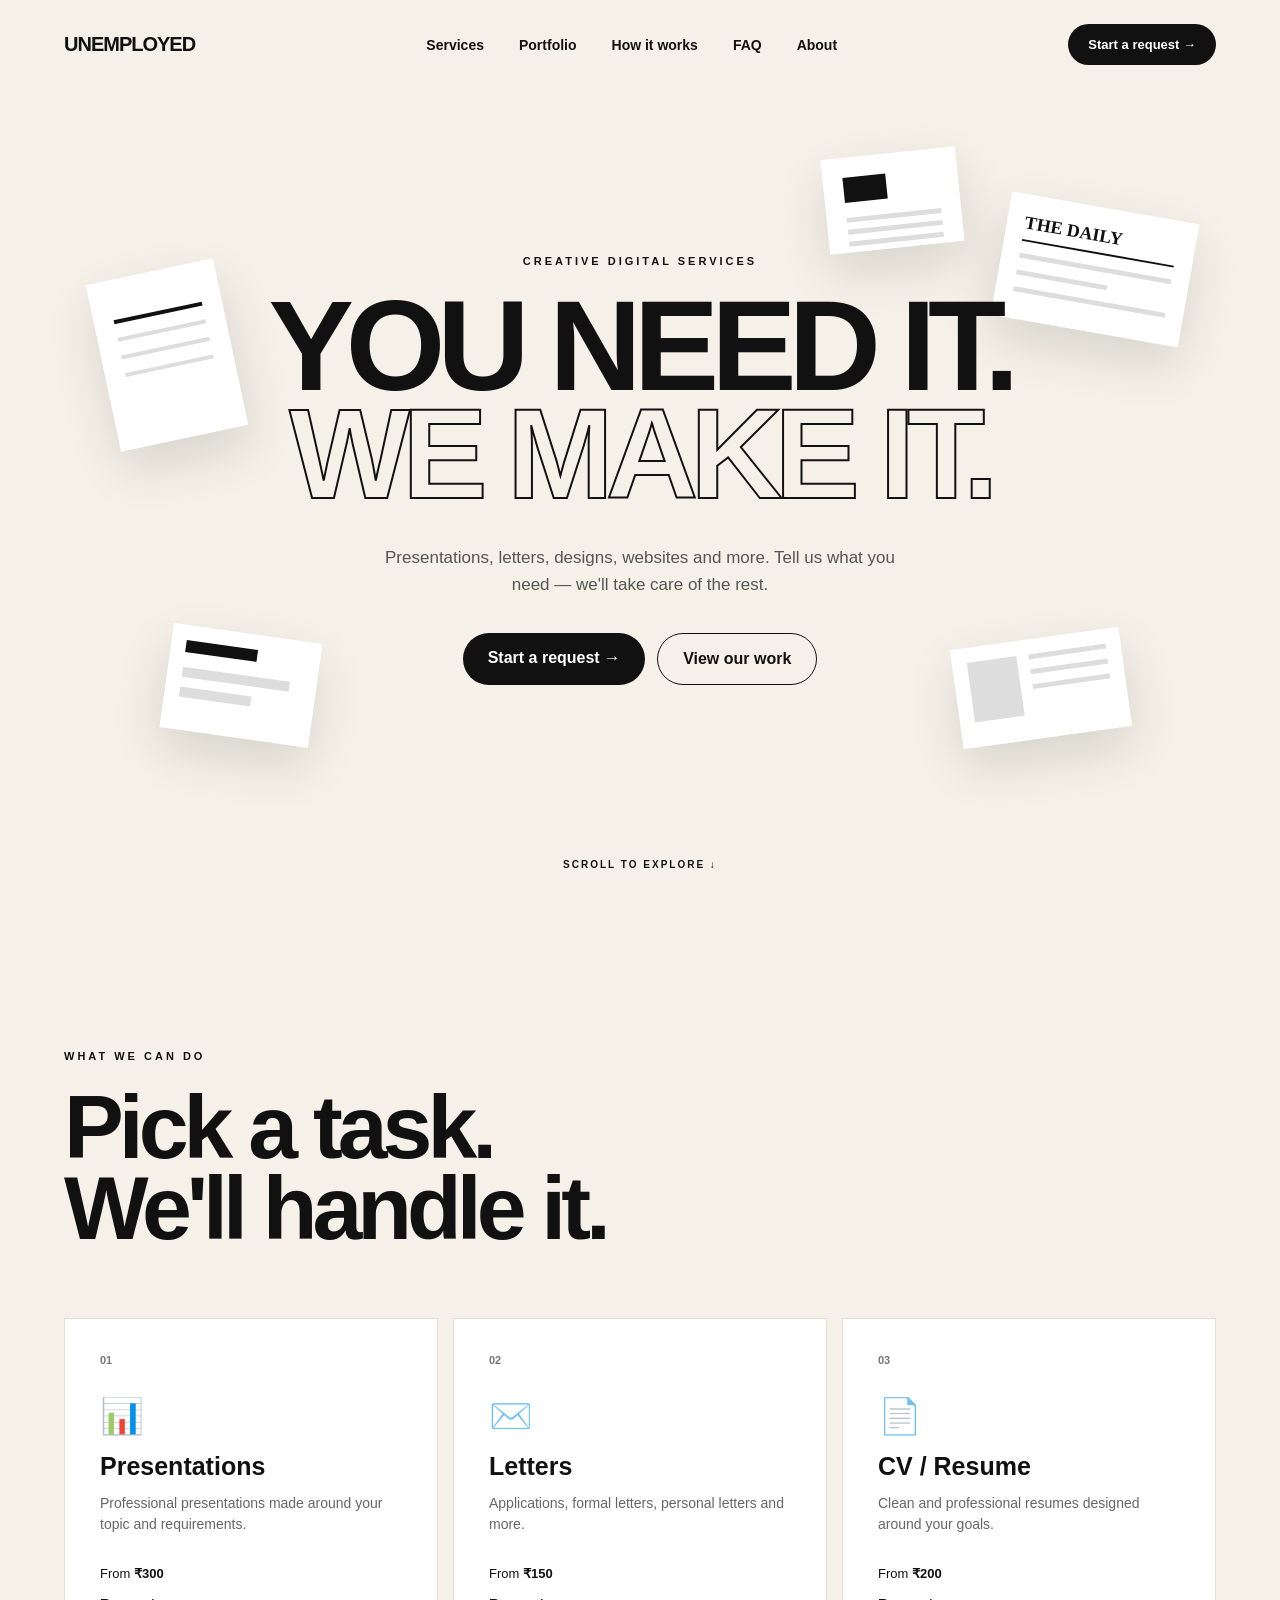
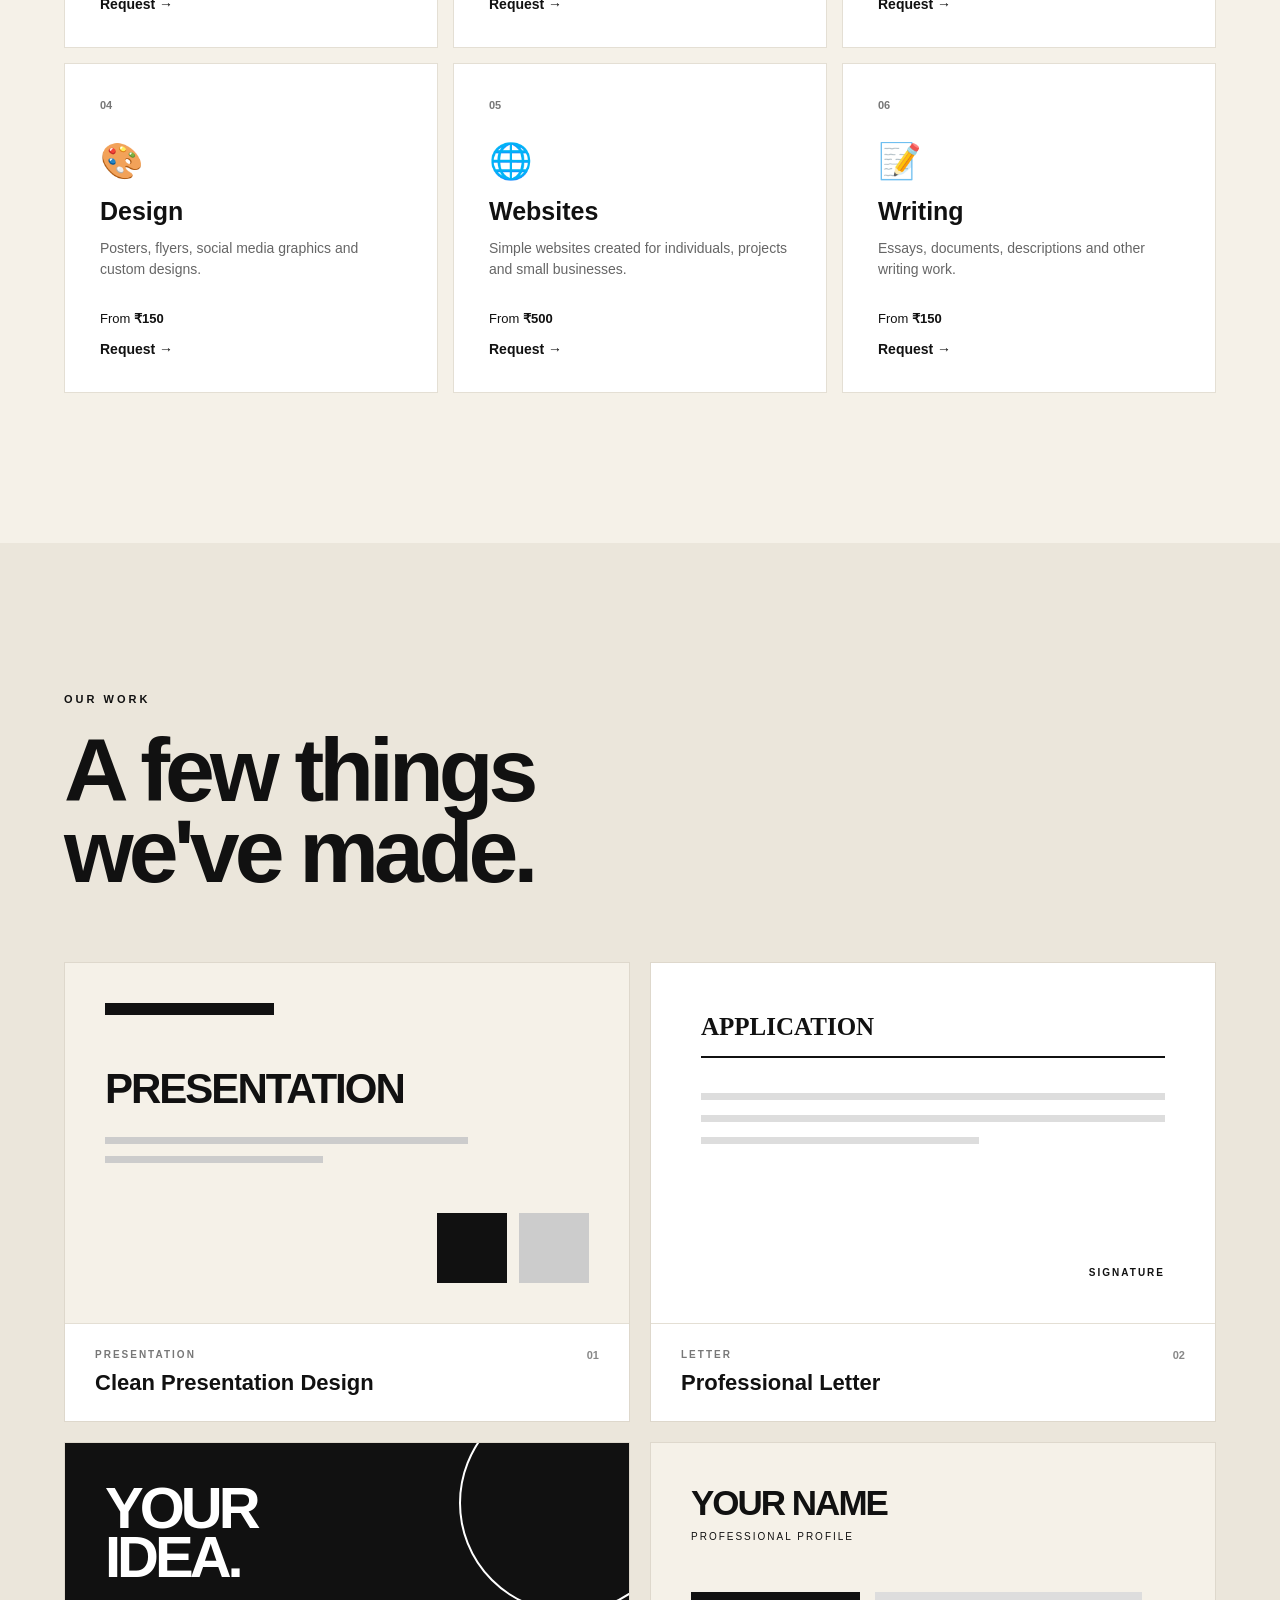
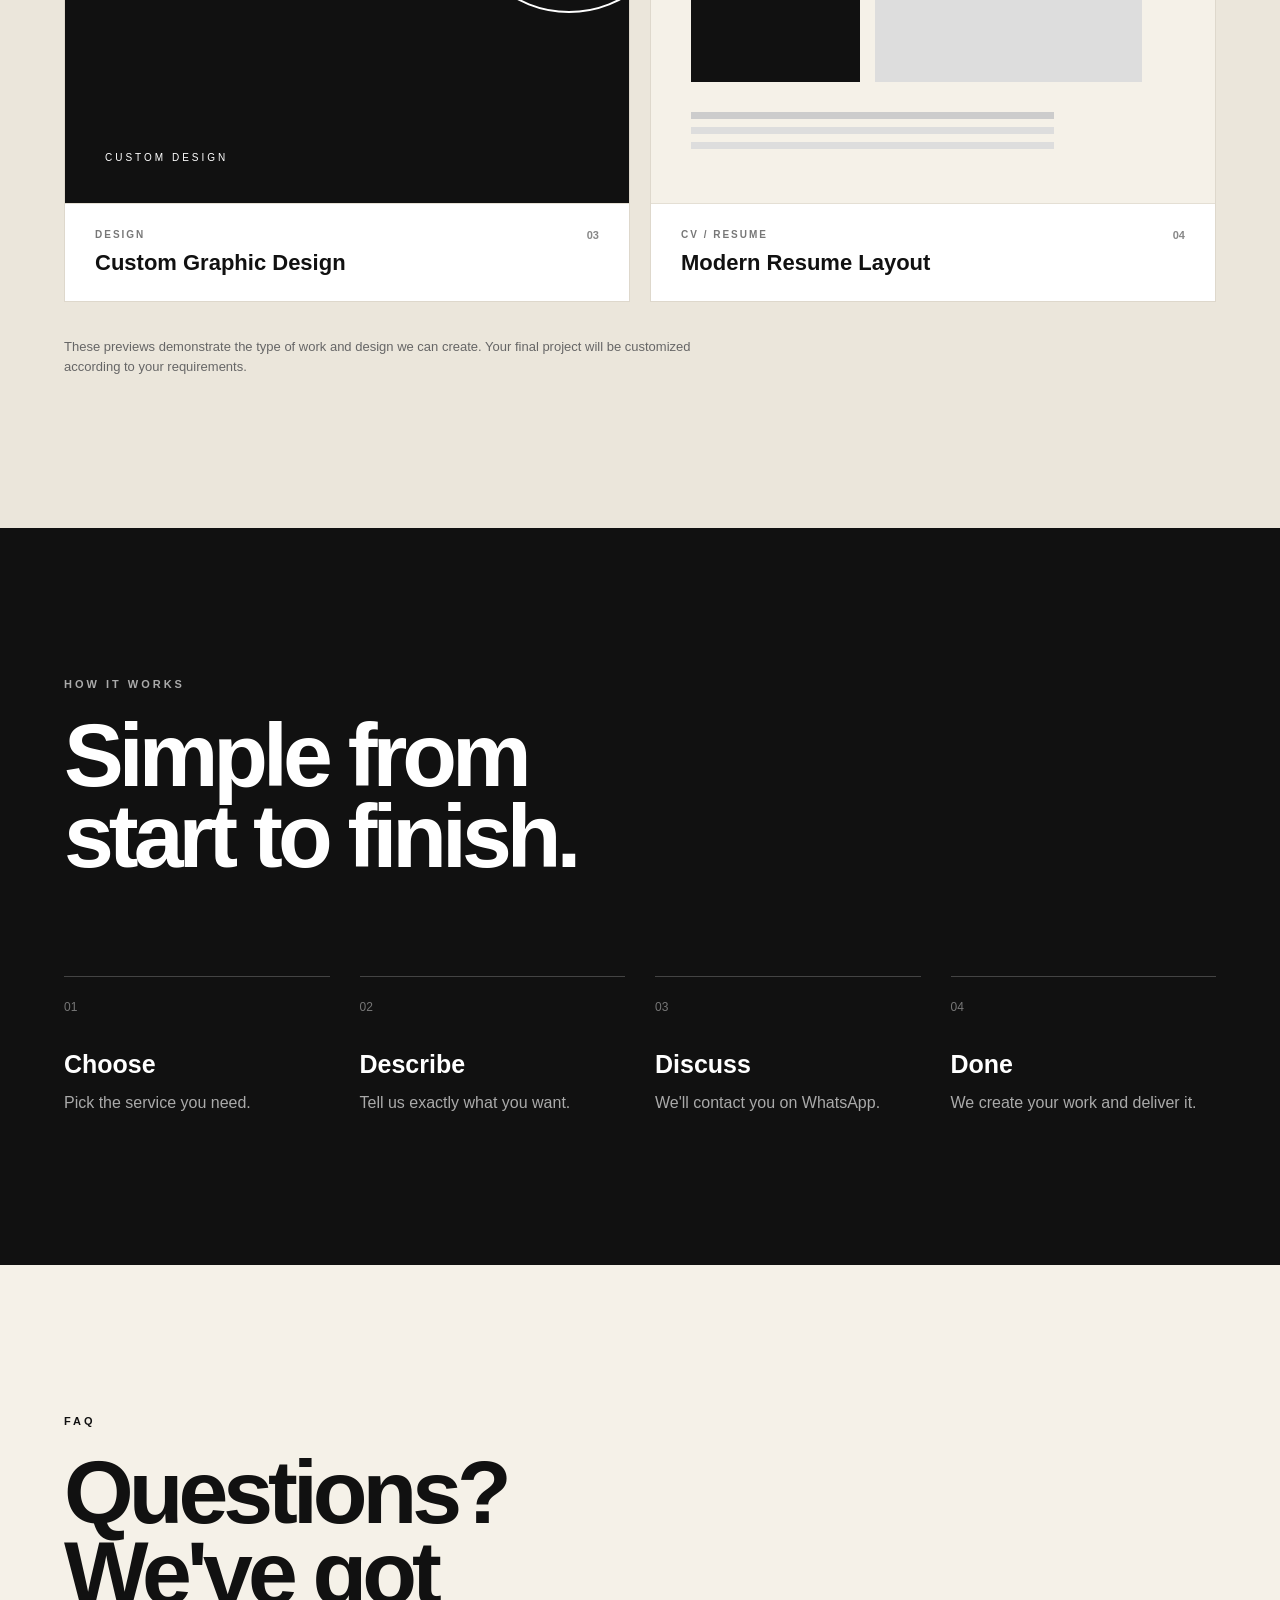
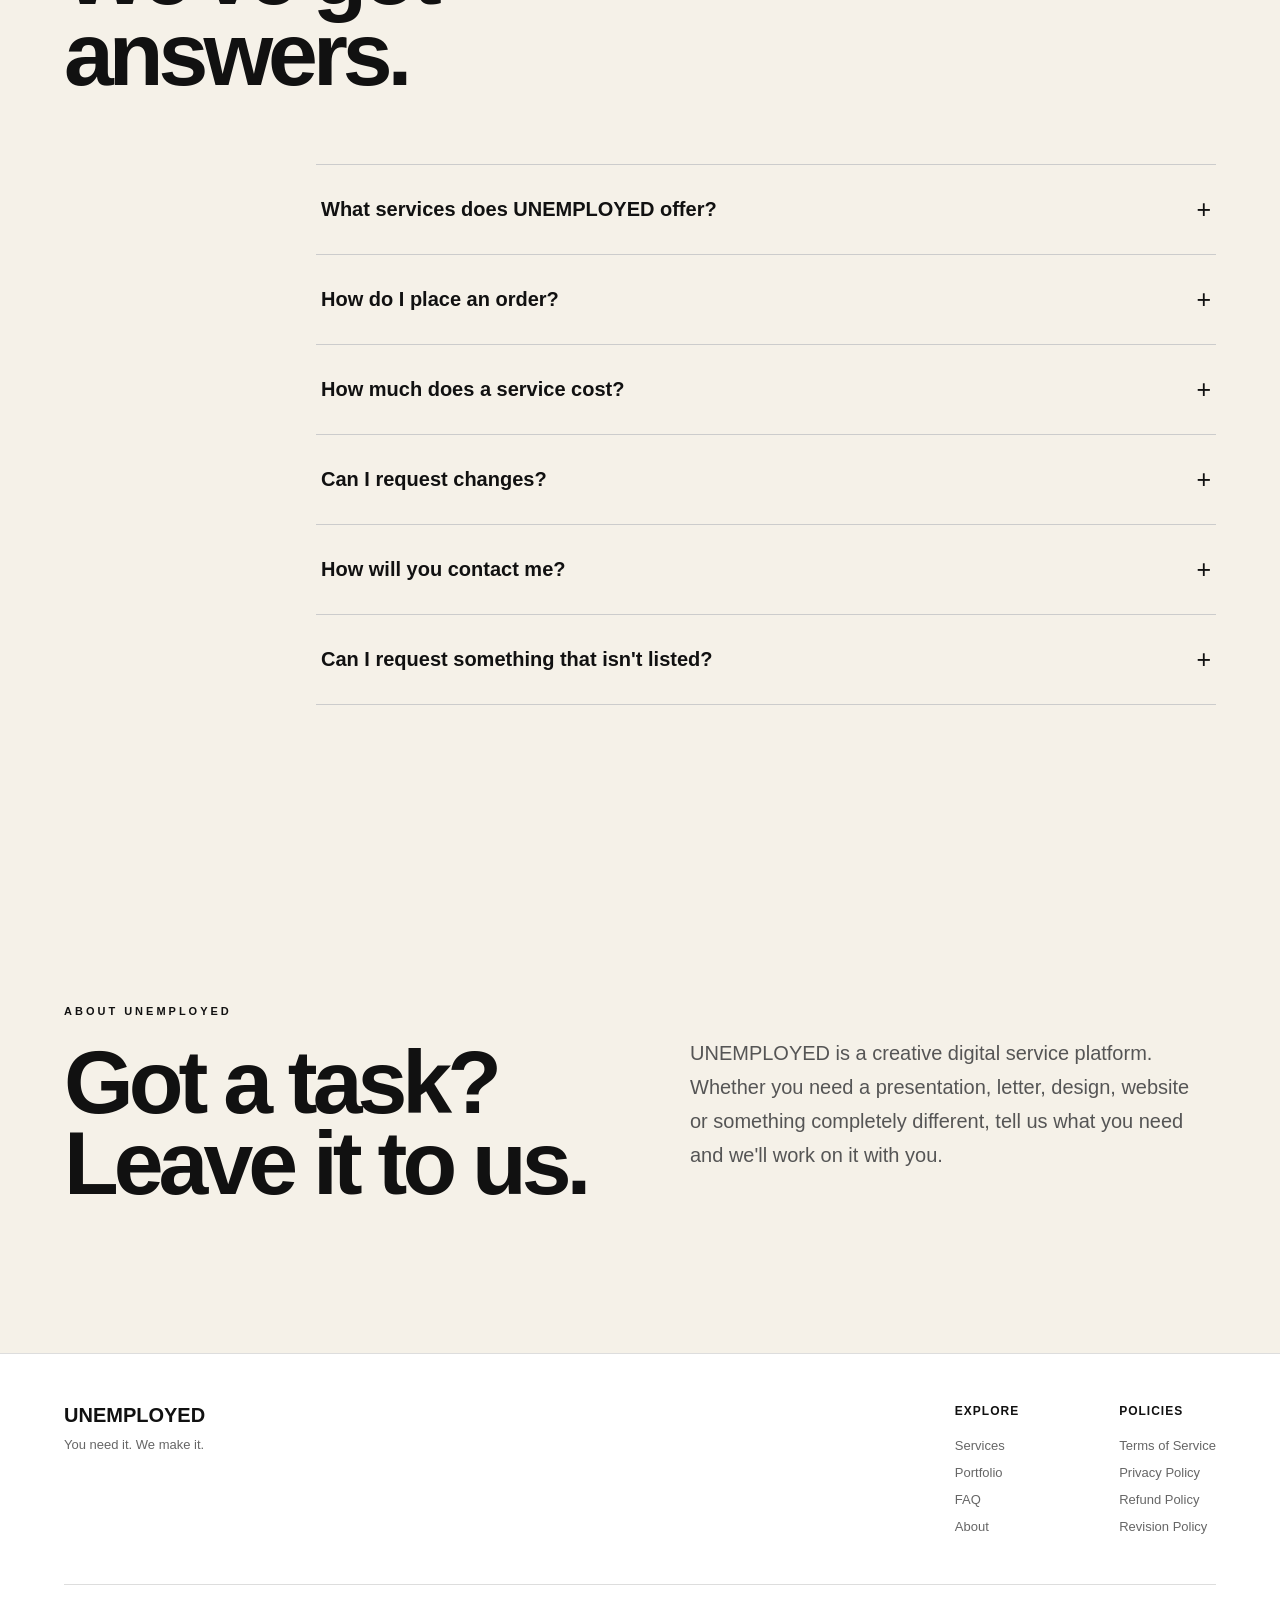
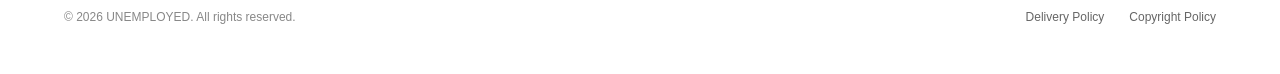
<file: index.html>
<!DOCTYPE html>
<html lang="en">
<head>
    <meta charset="UTF-8">
    <meta name="viewport" content="width=device-width, initial-scale=1.0">

    <title>UNEMPLOYED — You Need It. We Make It.</title>

    <meta name="description"
        content="UNEMPLOYED creates presentations, letters, resumes, designs, websites and more. Tell us what you need and we'll make it.">

    <meta name="robots" content="index, follow">

    <link rel="stylesheet" href="style.css">
</head>

<body>

    <!-- =========================
         FLOATING OBJECTS
    ========================== -->

    <div class="floating-object paper paper-1">
        <div class="paper-lines"></div>
    </div>

    <div class="floating-object newspaper">
        <div class="news-title">THE DAILY</div>
        <div class="news-line"></div>
        <div class="news-line short"></div>
        <div class="news-line"></div>
    </div>

    <div class="floating-object id-card">
        <div class="id-photo"></div>

        <div class="id-lines">
            <span></span>
            <span></span>
            <span></span>
        </div>
    </div>

    <div class="floating-object presentation">
        <div class="slide-top"></div>
        <div class="slide-content"></div>
        <div class="slide-content small"></div>
    </div>

    <div class="floating-object letter">
        <div class="letter-top"></div>
        <div class="letter-lines"></div>
    </div>


    <!-- =========================
         NAVIGATION
    ========================== -->

    <header class="navbar">

        <a href="#" class="logo">UNEMPLOYED</a>

        <nav>
            <a href="#services">Services</a>
            <a href="#portfolio">Portfolio</a>
            <a href="#how-it-works">How it works</a>
            <a href="#faq">FAQ</a>
            <a href="#about">About</a>
        </nav>

        <a href="#services" class="nav-button">
            Start a request →
        </a>

    </header>


    <!-- =========================
         MAIN
    ========================== -->

    <main>

        <!-- HERO -->

        <section class="hero">

            <div class="hero-content">

                <p class="eyebrow">
                    CREATIVE DIGITAL SERVICES
                </p>

                <h1>
                    YOU NEED IT.<br>
                    <span>WE MAKE IT.</span>
                </h1>

                <p class="hero-description">
                    Presentations, letters, designs, websites and more.
                    Tell us what you need — we'll take care of the rest.
                </p>

                <div class="hero-buttons">

                    <a href="#services" class="primary-button">
                        Start a request →
                    </a>

                    <a href="#portfolio" class="secondary-button">
                        View our work
                    </a>

                </div>

            </div>

            <div class="scroll-indicator">
                SCROLL TO EXPLORE ↓
            </div>

        </section>


        <!-- =========================
             SERVICES
        ========================== -->

        <section id="services" class="services-section">

            <div class="section-heading">

                <p class="eyebrow">
                    WHAT WE CAN DO
                </p>

                <h2>
                    Pick a task.<br>
                    We'll handle it.
                </h2>

            </div>


            <div class="services-grid">

                <article class="service-card">

                    <span class="service-number">01</span>

                    <div class="service-icon">📊</div>

                    <h3>Presentations</h3>

                    <p>
                        Professional presentations made around your topic
                        and requirements.
                    </p>

                    <div class="price">
                        From <strong>₹300</strong>
                    </div>

                    <a href="request.html?service=presentation">
                        Request →
                    </a>

                </article>


                <article class="service-card">

                    <span class="service-number">02</span>

                    <div class="service-icon">✉️</div>

                    <h3>Letters</h3>

                    <p>
                        Applications, formal letters, personal letters
                        and more.
                    </p>

                    <div class="price">
                        From <strong>₹150</strong>
                    </div>

                    <a href="request.html?service=letter">
                        Request →
                    </a>

                </article>


                <article class="service-card">

                    <span class="service-number">03</span>

                    <div class="service-icon">📄</div>

                    <h3>CV / Resume</h3>

                    <p>
                        Clean and professional resumes designed around
                        your goals.
                    </p>

                    <div class="price">
                        From <strong>₹200</strong>
                    </div>

                    <a href="request.html?service=cv">
                        Request →
                    </a>

                </article>


                <article class="service-card">

                    <span class="service-number">04</span>

                    <div class="service-icon">🎨</div>

                    <h3>Design</h3>

                    <p>
                        Posters, flyers, social media graphics and
                        custom designs.
                    </p>

                    <div class="price">
                        From <strong>₹150</strong>
                    </div>

                    <a href="request.html?service=design">
                        Request →
                    </a>

                </article>


                <article class="service-card">

                    <span class="service-number">05</span>

                    <div class="service-icon">🌐</div>

                    <h3>Websites</h3>

                    <p>
                        Simple websites created for individuals,
                        projects and small businesses.
                    </p>

                    <div class="price">
                        From <strong>₹500</strong>
                    </div>

                    <a href="request.html?service=website">
                        Request →
                    </a>

                </article>


                <article class="service-card">

                    <span class="service-number">06</span>

                    <div class="service-icon">📝</div>

                    <h3>Writing</h3>

                    <p>
                        Essays, documents, descriptions and other
                        writing work.
                    </p>

                    <div class="price">
                        From <strong>₹150</strong>
                    </div>

                    <a href="request.html?service=writing">
                        Request →
                    </a>

                </article>

            </div>

        </section>


        <!-- =========================
             PORTFOLIO
        ========================== -->

        <section id="portfolio" class="portfolio-section">

            <div class="section-heading">

                <p class="eyebrow">
                    OUR WORK
                </p>

                <h2>
                    A few things<br>
                    we've made.
                </h2>

            </div>


            <div class="portfolio-grid">

                <article class="portfolio-card">

                    <div class="portfolio-preview presentation-preview">

                        <div class="preview-header"></div>

                        <div class="preview-title">
                            PRESENTATION
                        </div>

                        <div class="preview-line"></div>
                        <div class="preview-line short"></div>

                        <div class="preview-boxes">
                            <span></span>
                            <span></span>
                        </div>

                    </div>

                    <div class="portfolio-info">

                        <div>
                            <span class="portfolio-category">
                                PRESENTATION
                            </span>

                            <h3>
                                Clean Presentation Design
                            </h3>
                        </div>

                        <span class="portfolio-number">
                            01
                        </span>

                    </div>

                </article>


                <article class="portfolio-card">

                    <div class="portfolio-preview letter-preview">

                        <div class="letter-preview-top">
                            APPLICATION
                        </div>

                        <div class="letter-preview-line"></div>
                        <div class="letter-preview-line"></div>
                        <div class="letter-preview-line short"></div>

                        <div class="letter-preview-sign">
                            SIGNATURE
                        </div>

                    </div>

                    <div class="portfolio-info">

                        <div>
                            <span class="portfolio-category">
                                LETTER
                            </span>

                            <h3>
                                Professional Letter
                            </h3>
                        </div>

                        <span class="portfolio-number">
                            02
                        </span>

                    </div>

                </article>


                <article class="portfolio-card">

                    <div class="portfolio-preview design-preview">

                        <div class="design-circle"></div>

                        <div class="design-title">
                            YOUR<br>
                            IDEA.
                        </div>

                        <div class="design-bottom">
                            CUSTOM DESIGN
                        </div>

                    </div>

                    <div class="portfolio-info">

                        <div>
                            <span class="portfolio-category">
                                DESIGN
                            </span>

                            <h3>
                                Custom Graphic Design
                            </h3>
                        </div>

                        <span class="portfolio-number">
                            03
                        </span>

                    </div>

                </article>


                <article class="portfolio-card">

                    <div class="portfolio-preview cv-preview">

                        <div class="cv-name">
                            YOUR NAME
                        </div>

                        <div class="cv-role">
                            PROFESSIONAL PROFILE
                        </div>

                        <div class="cv-columns">
                            <span></span>
                            <span></span>
                        </div>

                        <div class="cv-lines"></div>

                    </div>

                    <div class="portfolio-info">

                        <div>
                            <span class="portfolio-category">
                                CV / RESUME
                            </span>

                            <h3>
                                Modern Resume Layout
                            </h3>
                        </div>

                        <span class="portfolio-number">
                            04
                        </span>

                    </div>

                </article>

            </div>


            <p class="portfolio-note">
                These previews demonstrate the type of work and design
                we can create. Your final project will be customized
                according to your requirements.
            </p>

        </section>


        <!-- =========================
             HOW IT WORKS
        ========================== -->

        <section id="how-it-works" class="process-section">

            <p class="eyebrow">
                HOW IT WORKS
            </p>

            <h2>
                Simple from<br>
                start to finish.
            </h2>


            <div class="steps">

                <div class="step">
                    <span>01</span>

                    <h3>Choose</h3>

                    <p>
                        Pick the service you need.
                    </p>
                </div>


                <div class="step">
                    <span>02</span>

                    <h3>Describe</h3>

                    <p>
                        Tell us exactly what you want.
                    </p>
                </div>


                <div class="step">
                    <span>03</span>

                    <h3>Discuss</h3>

                    <p>
                        We'll contact you on WhatsApp.
                    </p>
                </div>


                <div class="step">
                    <span>04</span>

                    <h3>Done</h3>

                    <p>
                        We create your work and deliver it.
                    </p>
                </div>

            </div>

        </section>


        <!-- =========================
             FAQ
        ========================== -->

        <section id="faq" class="faq-section">

            <div class="section-heading">

                <p class="eyebrow">
                    FAQ
                </p>

                <h2>
                    Questions?<br>
                    We've got answers.
                </h2>

            </div>


            <div class="faq-list">

                <details class="faq-item">

                    <summary>
                        What services does UNEMPLOYED offer?
                        <span>+</span>
                    </summary>

                    <p>
                        We currently offer presentations, letters,
                        CV / resumes, graphic designs, simple websites
                        and writing services.
                    </p>

                </details>


                <details class="faq-item">

                    <summary>
                        How do I place an order?
                        <span>+</span>
                    </summary>

                    <p>
                        Choose the service you need and submit a request
                        through our request form. We'll review your
                        requirements and contact you.
                    </p>

                </details>


                <details class="faq-item">

                    <summary>
                        How much does a service cost?
                        <span>+</span>
                    </summary>

                    <p>
                        Prices depend on the service and requirements.
                        Our current starting prices are shown on the
                        Services section.
                    </p>

                </details>


                <details class="faq-item">

                    <summary>
                        Can I request changes?
                        <span>+</span>
                    </summary>

                    <p>
                        Revision requests can be discussed before your
                        work is finalized. Specific revision terms may
                        depend on the service.
                    </p>

                </details>


                <details class="faq-item">

                    <summary>
                        How will you contact me?
                        <span>+</span>
                    </summary>

                    <p>
                        After receiving your request, we'll use the
                        contact information you provide to discuss
                        your project and requirements.
                    </p>

                </details>


                <details class="faq-item">

                    <summary>
                        Can I request something that isn't listed?
                        <span>+</span>
                    </summary>

                    <p>
                        Yes. If you need something different, describe
                        what you need in the request form and we'll
                        let you know if we can help.
                    </p>

                </details>

            </div>

        </section>


        <!-- =========================
             ABOUT
        ========================== -->

        <section id="about" class="about-section">

            <div>

                <p class="eyebrow">
                    ABOUT UNEMPLOYED
                </p>

                <h2>
                    Got a task?<br>
                    Leave it to us.
                </h2>

            </div>

            <p>
                UNEMPLOYED is a creative digital service platform.
                Whether you need a presentation, letter, design,
                website or something completely different, tell us
                what you need and we'll work on it with you.
            </p>

        </section>

    </main>


    <!-- =========================
         FOOTER
    ========================== -->

    <footer>

        <div class="footer-main">

            <div class="footer-brand">

                <div class="footer-logo">
                    UNEMPLOYED
                </div>

                <p>
                    You need it. We make it.
                </p>

            </div>


            <div class="footer-links">

                <div>

                    <strong>Explore</strong>

                    <a href="#services">Services</a>
                    <a href="#portfolio">Portfolio</a>
                    <a href="#faq">FAQ</a>
                    <a href="#about">About</a>

                </div>


                <div>

                    <strong>Policies</strong>

                    <a href="terms.html">Terms of Service</a>
                    <a href="privacy.html">Privacy Policy</a>
                    <a href="refund.html">Refund Policy</a>
                    <a href="revision.html">Revision Policy</a>

                </div>

            </div>

        </div>


        <div class="footer-bottom">

            <span>
                © 2026 UNEMPLOYED. All rights reserved.
            </span>

            <div>
                <a href="delivery.html">Delivery Policy</a>
                <a href="copyright.html">Copyright Policy</a>
            </div>

        </div>

    </footer>


    <script src="script.js"></script>

</body>
</html>
</file>
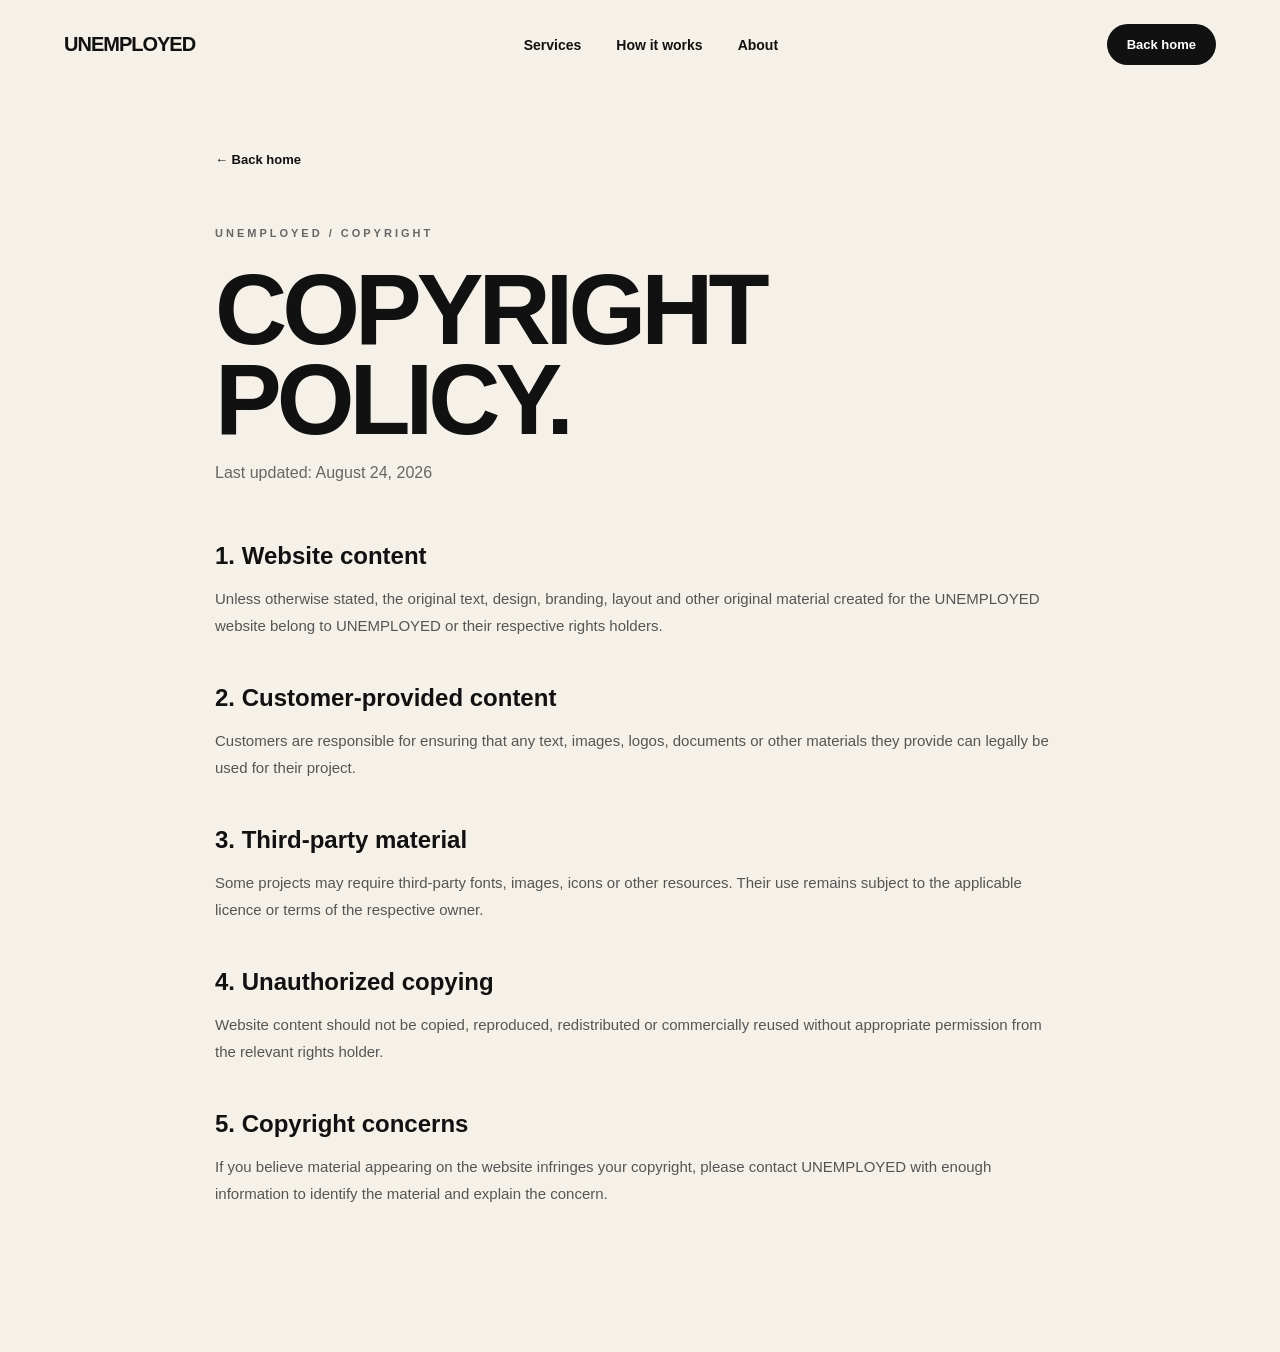
<file: copyright.html>
<!DOCTYPE html>
<html lang="en">
<head>
    <meta charset="UTF-8">
    <meta name="viewport" content="width=device-width, initial-scale=1.0">

    <title>Copyright Policy — UNEMPLOYED</title>
    <meta name="description" content="Copyright Policy for the UNEMPLOYED website.">

    <link rel="stylesheet" href="style.css">

    <style>
        .legal-page {
            min-height: 100vh;
            padding: 150px 5% 100px;
        }

        .legal-container {
            max-width: 850px;
            margin: auto;
        }

        .legal-header {
            margin-bottom: 60px;
        }

        .legal-header h1 {
            font-size: clamp(50px, 8vw, 100px);
            line-height: .9;
            letter-spacing: -5px;
            margin-top: 15px;
        }

        .legal-header p {
            color: #666;
            margin-top: 20px;
        }

        .legal-section {
            margin-bottom: 45px;
        }

        .legal-section h2 {
            font-size: 24px;
            margin-bottom: 15px;
        }

        .legal-section p,
        .legal-section li {
            color: #555;
            line-height: 1.8;
            font-size: 15px;
        }

        .legal-section ul {
            padding-left: 22px;
        }

        .back-link {
            display: inline-block;
            margin-bottom: 40px;
            font-size: 13px;
            font-weight: 700;
        }
    </style>
</head>

<body>

<header class="navbar">
    <a href="index.html" class="logo">UNEMPLOYED</a>

    <nav>
        <a href="index.html#services">Services</a>
        <a href="index.html#how-it-works">How it works</a>
        <a href="index.html#about">About</a>
    </nav>

    <a href="index.html" class="nav-button">Back home</a>
</header>

<main class="legal-page">

    <div class="legal-container">

        <a href="index.html" class="back-link">← Back home</a>

        <div class="legal-header">
            <p class="eyebrow">UNEMPLOYED / COPYRIGHT</p>
            <h1>COPYRIGHT<br>POLICY.</h1>
            <p>Last updated: August 24, 2026</p>
        </div>

        <section class="legal-section">
            <h2>1. Website content</h2>
            <p>
                Unless otherwise stated, the original text, design,
                branding, layout and other original material created for
                the UNEMPLOYED website belong to UNEMPLOYED or their
                respective rights holders.
            </p>
        </section>

        <section class="legal-section">
            <h2>2. Customer-provided content</h2>
            <p>
                Customers are responsible for ensuring that any text,
                images, logos, documents or other materials they provide
                can legally be used for their project.
            </p>
        </section>

        <section class="legal-section">
            <h2>3. Third-party material</h2>
            <p>
                Some projects may require third-party fonts, images,
                icons or other resources. Their use remains subject to
                the applicable licence or terms of the respective owner.
            </p>
        </section>

        <section class="legal-section">
            <h2>4. Unauthorized copying</h2>
            <p>
                Website content should not be copied, reproduced,
                redistributed or commercially reused without appropriate
                permission from the relevant rights holder.
            </p>
        </section>

        <section class="legal-section">
            <h2>5. Copyright concerns</h2>
            <p>
                If you believe material appearing on the website infringes
                your copyright, please contact UNEMPLOYED with enough
                information to identify the material and explain the concern.
            </p>
        </section>

    </div>

</main>

</body>
</html>
</file>
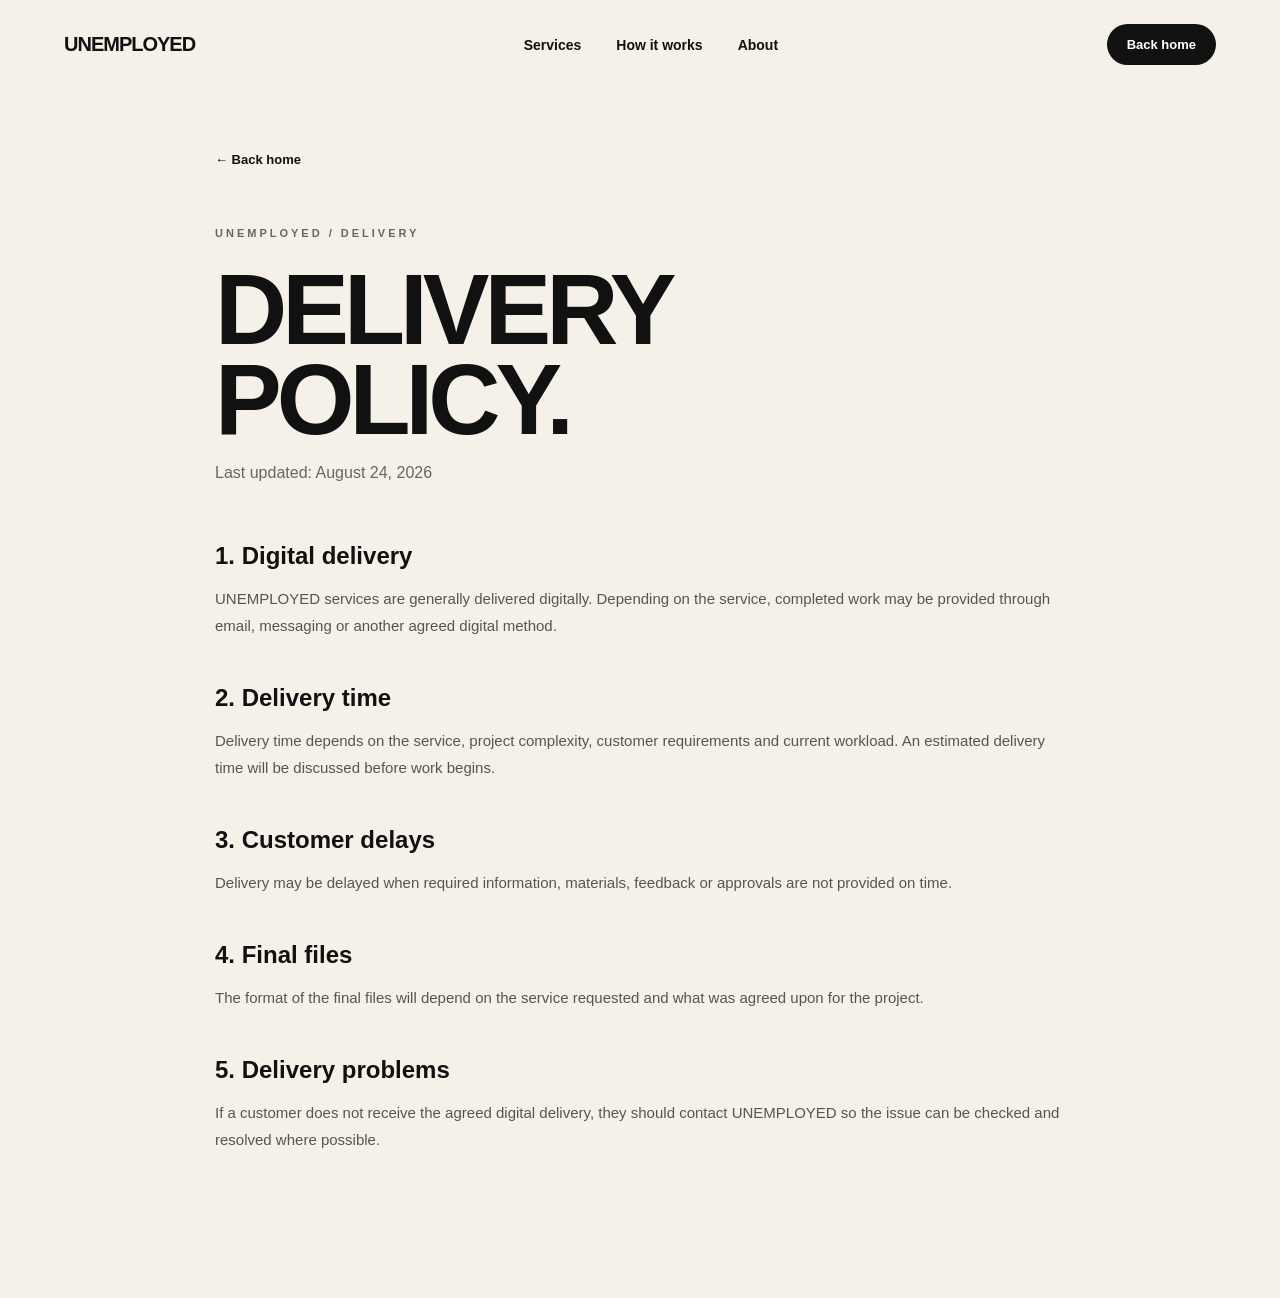
<file: delivery.html>
<!DOCTYPE html>
<html lang="en">
<head>
    <meta charset="UTF-8">
    <meta name="viewport" content="width=device-width, initial-scale=1.0">

    <title>Delivery Policy — UNEMPLOYED</title>
    <meta name="description" content="Delivery Policy for UNEMPLOYED services.">

    <link rel="stylesheet" href="style.css">

    <style>
        .legal-page {
            min-height: 100vh;
            padding: 150px 5% 100px;
        }

        .legal-container {
            max-width: 850px;
            margin: auto;
        }

        .legal-header {
            margin-bottom: 60px;
        }

        .legal-header h1 {
            font-size: clamp(50px, 8vw, 100px);
            line-height: .9;
            letter-spacing: -5px;
            margin-top: 15px;
        }

        .legal-header p {
            color: #666;
            margin-top: 20px;
        }

        .legal-section {
            margin-bottom: 45px;
        }

        .legal-section h2 {
            font-size: 24px;
            margin-bottom: 15px;
        }

        .legal-section p,
        .legal-section li {
            color: #555;
            line-height: 1.8;
            font-size: 15px;
        }

        .legal-section ul {
            padding-left: 22px;
        }

        .back-link {
            display: inline-block;
            margin-bottom: 40px;
            font-size: 13px;
            font-weight: 700;
        }
    </style>
</head>

<body>

<header class="navbar">
    <a href="index.html" class="logo">UNEMPLOYED</a>

    <nav>
        <a href="index.html#services">Services</a>
        <a href="index.html#how-it-works">How it works</a>
        <a href="index.html#about">About</a>
    </nav>

    <a href="index.html" class="nav-button">Back home</a>
</header>

<main class="legal-page">

    <div class="legal-container">

        <a href="index.html" class="back-link">← Back home</a>

        <div class="legal-header">
            <p class="eyebrow">UNEMPLOYED / DELIVERY</p>
            <h1>DELIVERY<br>POLICY.</h1>
            <p>Last updated: August 24, 2026</p>
        </div>

        <section class="legal-section">
            <h2>1. Digital delivery</h2>
            <p>
                UNEMPLOYED services are generally delivered digitally.
                Depending on the service, completed work may be provided
                through email, messaging or another agreed digital method.
            </p>
        </section>

        <section class="legal-section">
            <h2>2. Delivery time</h2>
            <p>
                Delivery time depends on the service, project complexity,
                customer requirements and current workload. An estimated
                delivery time will be discussed before work begins.
            </p>
        </section>

        <section class="legal-section">
            <h2>3. Customer delays</h2>
            <p>
                Delivery may be delayed when required information,
                materials, feedback or approvals are not provided on time.
            </p>
        </section>

        <section class="legal-section">
            <h2>4. Final files</h2>
            <p>
                The format of the final files will depend on the service
                requested and what was agreed upon for the project.
            </p>
        </section>

        <section class="legal-section">
            <h2>5. Delivery problems</h2>
            <p>
                If a customer does not receive the agreed digital delivery,
                they should contact UNEMPLOYED so the issue can be checked
                and resolved where possible.
            </p>
        </section>

    </div>

</main>

</body>
</html>
</file>
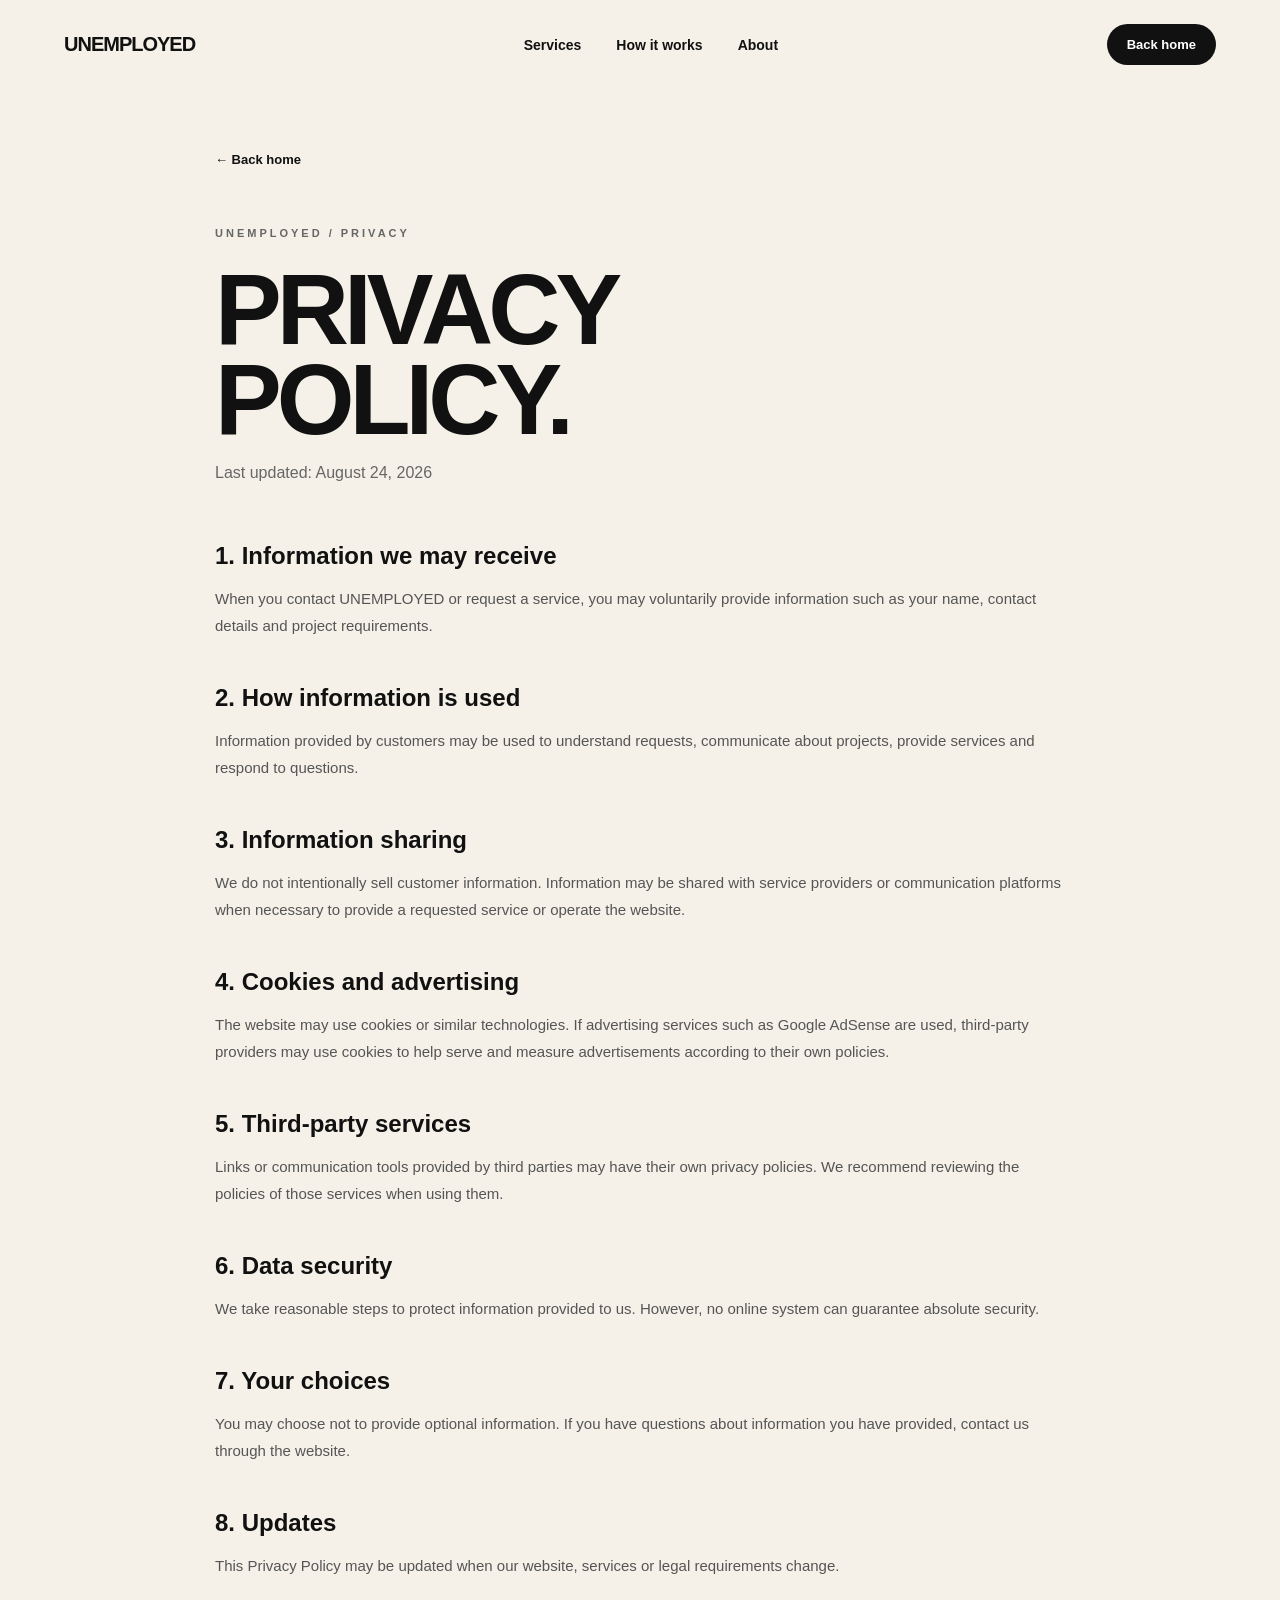
<file: privacy.html>
<!DOCTYPE html>
<html lang="en">
<head>
    <meta charset="UTF-8">
    <meta name="viewport" content="width=device-width, initial-scale=1.0">

    <title>Privacy Policy — UNEMPLOYED</title>
    <meta name="description" content="Privacy Policy for the UNEMPLOYED website.">

    <link rel="stylesheet" href="style.css">

    <style>
        .legal-page {
            min-height: 100vh;
            padding: 150px 5% 100px;
        }

        .legal-container {
            max-width: 850px;
            margin: auto;
        }

        .legal-header {
            margin-bottom: 60px;
        }

        .legal-header h1 {
            font-size: clamp(50px, 8vw, 100px);
            line-height: .9;
            letter-spacing: -5px;
            margin-top: 15px;
        }

        .legal-header p {
            color: #666;
            margin-top: 20px;
        }

        .legal-section {
            margin-bottom: 45px;
        }

        .legal-section h2 {
            font-size: 24px;
            margin-bottom: 15px;
        }

        .legal-section p,
        .legal-section li {
            color: #555;
            line-height: 1.8;
            font-size: 15px;
        }

        .legal-section ul {
            padding-left: 22px;
        }

        .back-link {
            display: inline-block;
            margin-bottom: 40px;
            font-size: 13px;
            font-weight: 700;
        }
    </style>
</head>

<body>

<header class="navbar">
    <a href="index.html" class="logo">UNEMPLOYED</a>

    <nav>
        <a href="index.html#services">Services</a>
        <a href="index.html#how-it-works">How it works</a>
        <a href="index.html#about">About</a>
    </nav>

    <a href="index.html" class="nav-button">Back home</a>
</header>

<main class="legal-page">

    <div class="legal-container">

        <a href="index.html" class="back-link">← Back home</a>

        <div class="legal-header">
            <p class="eyebrow">UNEMPLOYED / PRIVACY</p>
            <h1>PRIVACY<br>POLICY.</h1>
            <p>Last updated: August 24, 2026</p>
        </div>

        <section class="legal-section">
            <h2>1. Information we may receive</h2>
            <p>
                When you contact UNEMPLOYED or request a service, you may
                voluntarily provide information such as your name, contact
                details and project requirements.
            </p>
        </section>

        <section class="legal-section">
            <h2>2. How information is used</h2>
            <p>
                Information provided by customers may be used to understand
                requests, communicate about projects, provide services and
                respond to questions.
            </p>
        </section>

        <section class="legal-section">
            <h2>3. Information sharing</h2>
            <p>
                We do not intentionally sell customer information.
                Information may be shared with service providers or
                communication platforms when necessary to provide a requested
                service or operate the website.
            </p>
        </section>

        <section class="legal-section">
            <h2>4. Cookies and advertising</h2>
            <p>
                The website may use cookies or similar technologies.
                If advertising services such as Google AdSense are used,
                third-party providers may use cookies to help serve and
                measure advertisements according to their own policies.
            </p>
        </section>

        <section class="legal-section">
            <h2>5. Third-party services</h2>
            <p>
                Links or communication tools provided by third parties may
                have their own privacy policies. We recommend reviewing the
                policies of those services when using them.
            </p>
        </section>

        <section class="legal-section">
            <h2>6. Data security</h2>
            <p>
                We take reasonable steps to protect information provided to
                us. However, no online system can guarantee absolute security.
            </p>
        </section>

        <section class="legal-section">
            <h2>7. Your choices</h2>
            <p>
                You may choose not to provide optional information.
                If you have questions about information you have provided,
                contact us through the website.
            </p>
        </section>

        <section class="legal-section">
            <h2>8. Updates</h2>
            <p>
                This Privacy Policy may be updated when our website,
                services or legal requirements change.
            </p>
        </section>

    </div>

</main>

</body>
</html>
</file>
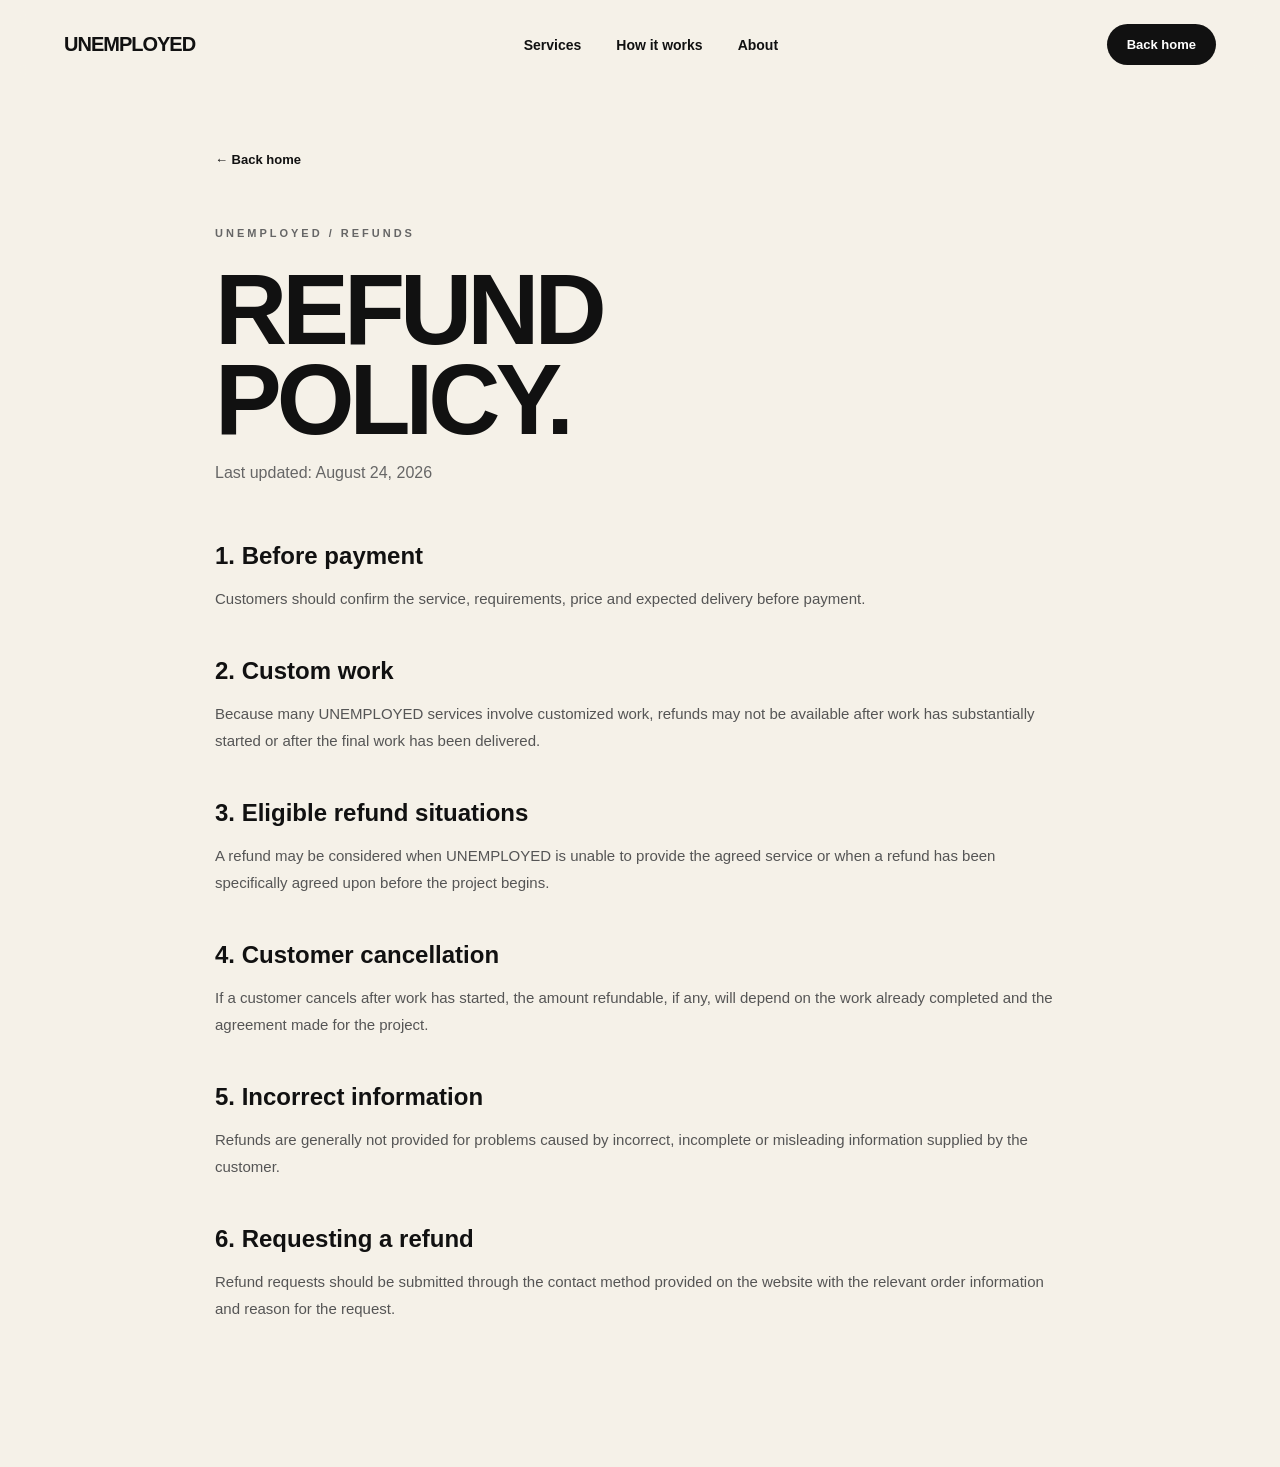
<file: refund.html>
<!DOCTYPE html>
<html lang="en">
<head>
    <meta charset="UTF-8">
    <meta name="viewport" content="width=device-width, initial-scale=1.0">

    <title>Refund Policy — UNEMPLOYED</title>
    <meta name="description" content="Refund Policy for UNEMPLOYED services.">

    <link rel="stylesheet" href="style.css">

    <style>
        .legal-page {
            min-height: 100vh;
            padding: 150px 5% 100px;
        }

        .legal-container {
            max-width: 850px;
            margin: auto;
        }

        .legal-header {
            margin-bottom: 60px;
        }

        .legal-header h1 {
            font-size: clamp(50px, 8vw, 100px);
            line-height: .9;
            letter-spacing: -5px;
            margin-top: 15px;
        }

        .legal-header p {
            color: #666;
            margin-top: 20px;
        }

        .legal-section {
            margin-bottom: 45px;
        }

        .legal-section h2 {
            font-size: 24px;
            margin-bottom: 15px;
        }

        .legal-section p,
        .legal-section li {
            color: #555;
            line-height: 1.8;
            font-size: 15px;
        }

        .legal-section ul {
            padding-left: 22px;
        }

        .back-link {
            display: inline-block;
            margin-bottom: 40px;
            font-size: 13px;
            font-weight: 700;
        }
    </style>
</head>

<body>

<header class="navbar">
    <a href="index.html" class="logo">UNEMPLOYED</a>

    <nav>
        <a href="index.html#services">Services</a>
        <a href="index.html#how-it-works">How it works</a>
        <a href="index.html#about">About</a>
    </nav>

    <a href="index.html" class="nav-button">Back home</a>
</header>

<main class="legal-page">

    <div class="legal-container">

        <a href="index.html" class="back-link">← Back home</a>

        <div class="legal-header">
            <p class="eyebrow">UNEMPLOYED / REFUNDS</p>
            <h1>REFUND<br>POLICY.</h1>
            <p>Last updated: August 24, 2026</p>
        </div>

        <section class="legal-section">
            <h2>1. Before payment</h2>
            <p>
                Customers should confirm the service, requirements,
                price and expected delivery before payment.
            </p>
        </section>

        <section class="legal-section">
            <h2>2. Custom work</h2>
            <p>
                Because many UNEMPLOYED services involve customized work,
                refunds may not be available after work has substantially
                started or after the final work has been delivered.
            </p>
        </section>

        <section class="legal-section">
            <h2>3. Eligible refund situations</h2>
            <p>
                A refund may be considered when UNEMPLOYED is unable to
                provide the agreed service or when a refund has been
                specifically agreed upon before the project begins.
            </p>
        </section>

        <section class="legal-section">
            <h2>4. Customer cancellation</h2>
            <p>
                If a customer cancels after work has started, the amount
                refundable, if any, will depend on the work already completed
                and the agreement made for the project.
            </p>
        </section>

        <section class="legal-section">
            <h2>5. Incorrect information</h2>
            <p>
                Refunds are generally not provided for problems caused by
                incorrect, incomplete or misleading information supplied
                by the customer.
            </p>
        </section>

        <section class="legal-section">
            <h2>6. Requesting a refund</h2>
            <p>
                Refund requests should be submitted through the contact
                method provided on the website with the relevant order
                information and reason for the request.
            </p>
        </section>

    </div>

</main>

</body>
</html>
</file>
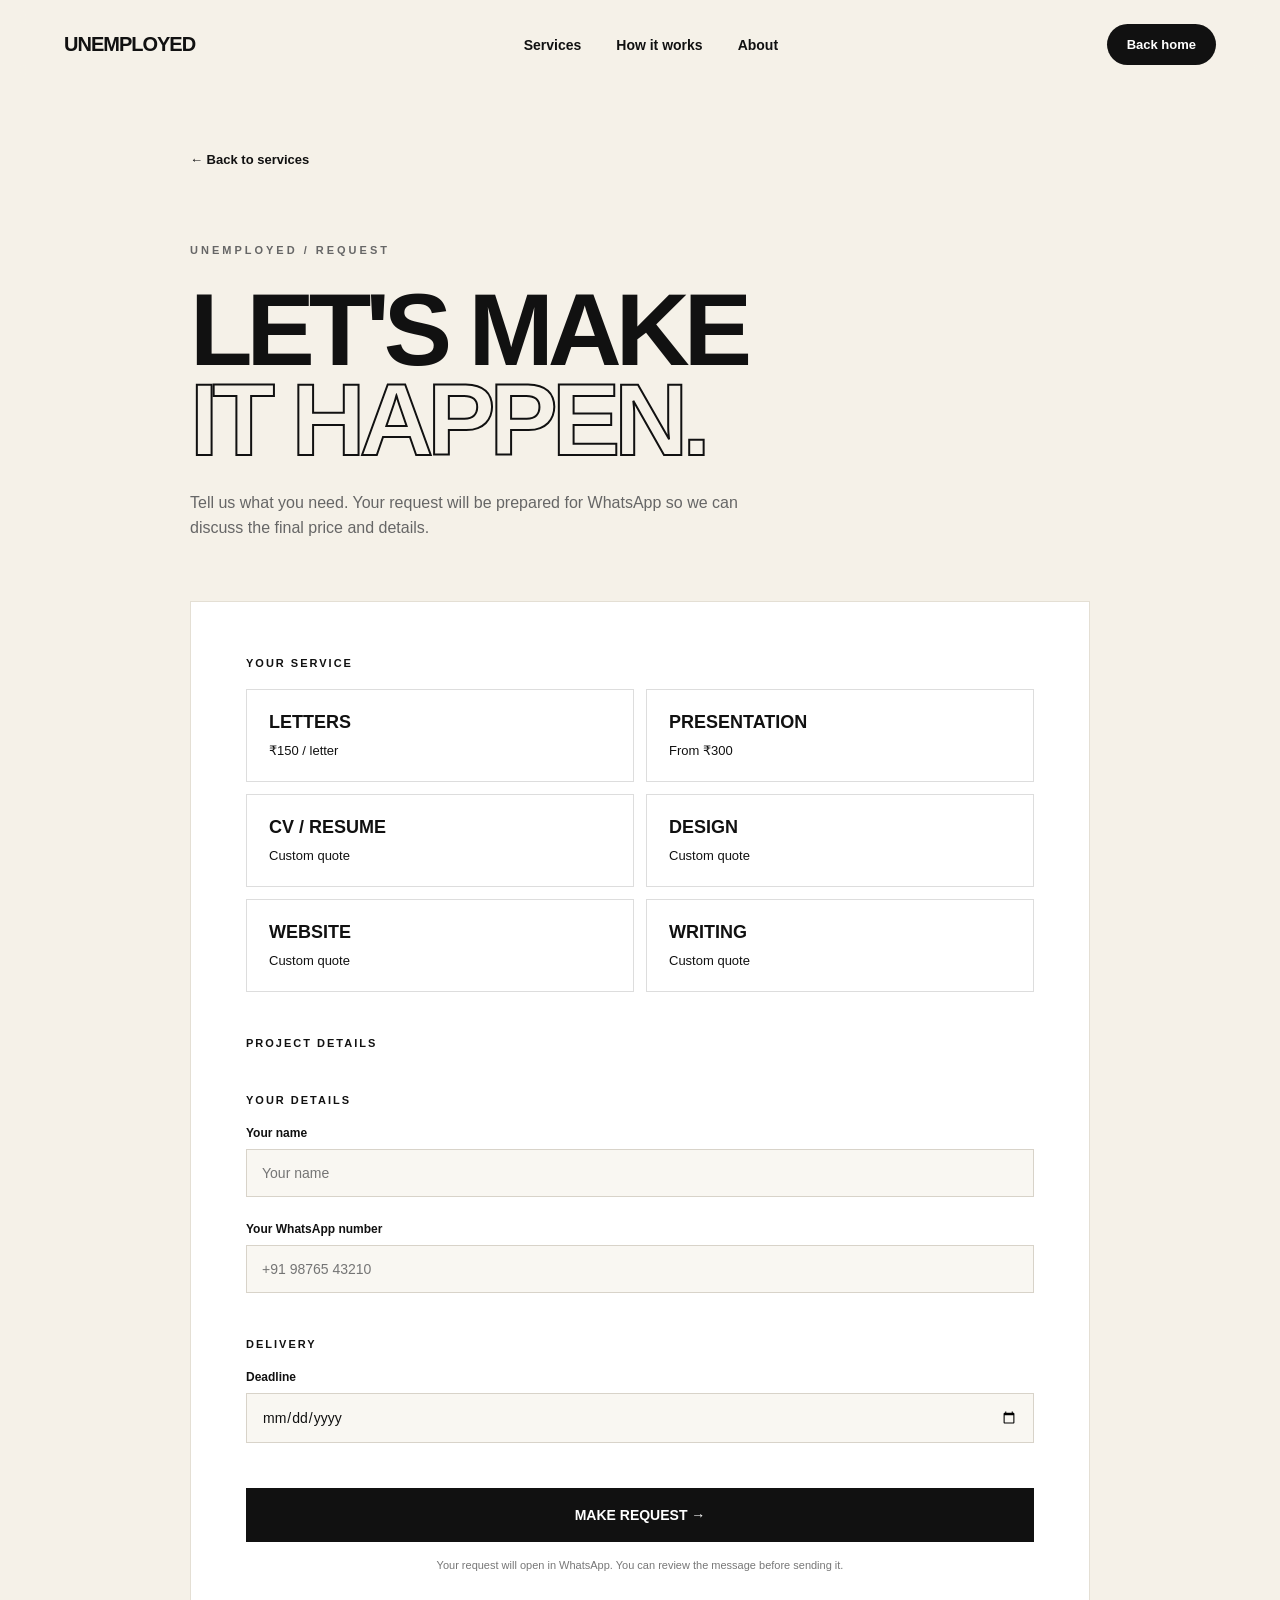
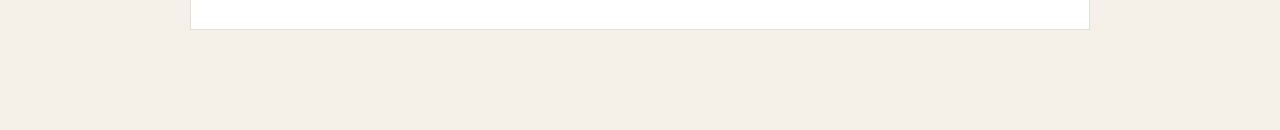
<file: request.html>
<!DOCTYPE html>
<html lang="en">
<head>
<meta charset="UTF-8">
<meta name="viewport" content="width=device-width, initial-scale=1.0">

<title>Request — UNEMPLOYED</title>

<meta name="description"
content="Send your service request to UNEMPLOYED.">

<link rel="stylesheet" href="style.css">

<style>

.request-page{
    min-height:100vh;
    padding:150px 5% 100px;
}

.request-container{
    max-width:900px;
    margin:auto;
}

.back-link{
    display:inline-block;
    margin-bottom:50px;
    font-size:13px;
    font-weight:700;
}

.request-heading{
    margin-bottom:60px;
}

.request-heading h1{
    font-size:clamp(55px,8vw,110px);
    line-height:.88;
    letter-spacing:-6px;
    font-weight:900;
}

.request-heading h1 span{
    color:transparent;
    -webkit-text-stroke:2px #111;
}

.request-heading p{
    margin-top:25px;
    max-width:550px;
    color:#666;
    line-height:1.6;
}

.request-form{
    background:#fff;
    border:1px solid #e4dfd4;
    padding:clamp(25px,5vw,55px);
}

.form-section{
    margin-bottom:45px;
}

.form-section-title{
    font-size:11px;
    letter-spacing:2px;
    font-weight:900;
    margin-bottom:20px;
}

.service-options{
    display:grid;
    grid-template-columns:repeat(2,1fr);
    gap:12px;
}

.service-option{
    position:relative;
}

.service-option input{
    position:absolute;
    opacity:0;
    pointer-events:none;
}

.service-label{
    display:block;
    padding:22px;
    border:1px solid #ddd;
    cursor:pointer;
    transition:.2s ease;
}

.service-label:hover{
    border-color:#111;
}

.service-option input:checked + .service-label{
    background:#111;
    color:white;
    border-color:#111;
}

.service-title{
    display:block;
    font-size:18px;
    font-weight:900;
    margin-bottom:8px;
}

.service-price{
    font-size:13px;
}

.package-options{
    display:grid;
    grid-template-columns:repeat(3,1fr);
    gap:12px;
}

.package-option{
    position:relative;
}

.package-option input{
    position:absolute;
    opacity:0;
    pointer-events:none;
}

.package-label{
    display:block;
    padding:22px;
    border:1px solid #ddd;
    cursor:pointer;
    transition:.2s ease;
}

.package-label:hover{
    border-color:#111;
}

.package-option input:checked + .package-label{
    background:#111;
    color:white;
    border-color:#111;
}

.package-title{
    display:block;
    font-weight:800;
    margin-bottom:8px;
}

.package-price{
    font-size:13px;
}

.field{
    margin-bottom:25px;
}

.field label{
    display:block;
    font-size:12px;
    font-weight:800;
    margin-bottom:9px;
}

.field input,
.field textarea,
.field select{
    width:100%;
    box-sizing:border-box;
    border:1px solid #d8d3c9;
    background:#f9f7f2;
    color:#111;
    padding:15px;
    font-family:inherit;
    font-size:14px;
    outline:none;
    border-radius:0;
}

.field textarea{
    min-height:130px;
    resize:vertical;
}

.field input:focus,
.field textarea:focus,
.field select:focus{
    border-color:#111;
}

.hidden{
    display:none !important;
}

.submit-button{
    width:100%;
    border:none;
    background:#111;
    color:white;
    padding:19px;
    font-family:inherit;
    font-size:14px;
    font-weight:900;
    cursor:pointer;
    transition:transform .2s ease;
}

.submit-button:hover{
    transform:translateY(-3px);
}

.whatsapp-note{
    margin-top:15px;
    text-align:center;
    color:#777;
    font-size:11px;
    line-height:1.5;
}

.error-message{
    display:none;
    margin-bottom:20px;
    padding:15px;
    background:#f5f1e8;
    font-size:13px;
    font-weight:700;
}

@media(max-width:700px){

    .request-heading h1{
        letter-spacing:-3px;
    }

    .service-options{
        grid-template-columns:1fr;
    }

    .package-options{
        grid-template-columns:1fr;
    }
}

</style>
</head>


<body>


<header class="navbar">

<a href="index.html" class="logo">
UNEMPLOYED
</a>

<nav>
<a href="index.html#services">Services</a>
<a href="index.html#how-it-works">How it works</a>
<a href="index.html#about">About</a>
</nav>

<a href="index.html" class="nav-button">
Back home
</a>

</header>



<main class="request-page">

<div class="request-container">


<a href="index.html#services" class="back-link">
← Back to services
</a>


<div class="request-heading">

<p class="eyebrow">
UNEMPLOYED / REQUEST
</p>

<h1>
LET'S MAKE<br>
<span>IT HAPPEN.</span>
</h1>

<p>
Tell us what you need. Your request will be prepared
for WhatsApp so we can discuss the final price and details.
</p>

</div>



<form id="requestForm" class="request-form">


<!-- ================= SERVICE ================= -->

<section class="form-section">

<div class="form-section-title">
YOUR SERVICE
</div>


<div class="service-options">


<div class="service-option">

<input type="radio"
name="service"
id="letter"
value="Letters">

<label for="letter" class="service-label">

<span class="service-title">
LETTERS
</span>

<span class="service-price">
₹150 / letter
</span>

</label>

</div>



<div class="service-option">

<input type="radio"
name="service"
id="presentation"
value="Presentation">

<label for="presentation" class="service-label">

<span class="service-title">
PRESENTATION
</span>

<span class="service-price">
From ₹300
</span>

</label>

</div>



<div class="service-option">

<input type="radio"
name="service"
id="cv"
value="CV / Resume">

<label for="cv" class="service-label">

<span class="service-title">
CV / RESUME
</span>

<span class="service-price">
Custom quote
</span>

</label>

</div>



<div class="service-option">

<input type="radio"
name="service"
id="design"
value="Design">

<label for="design" class="service-label">

<span class="service-title">
DESIGN
</span>

<span class="service-price">
Custom quote
</span>

</label>

</div>



<div class="service-option">

<input type="radio"
name="service"
id="website"
value="Website">

<label for="website" class="service-label">

<span class="service-title">
WEBSITE
</span>

<span class="service-price">
Custom quote
</span>

</label>

</div>



<div class="service-option">

<input type="radio"
name="service"
id="writing"
value="Writing">

<label for="writing" class="service-label">

<span class="service-title">
WRITING
</span>

<span class="service-price">
Custom quote
</span>

</label>

</div>

</div>

</section>



<!-- ================= PRESENTATION PACKAGE ================= -->

<section id="presentationPackage"
class="form-section hidden">

<div class="form-section-title">
PRESENTATION PACKAGE
</div>


<div class="package-options">


<div class="package-option">

<input type="radio"
name="package"
id="package6"
value="6-page presentation — ₹300">

<label for="package6" class="package-label">

<span class="package-title">
6 Pages
</span>

<span class="package-price">
₹300
</span>

</label>

</div>



<div class="package-option">

<input type="radio"
name="package"
id="package10"
value="10-page presentation — ₹500">

<label for="package10" class="package-label">

<span class="package-title">
10 Pages
</span>

<span class="package-price">
₹500
</span>

</label>

</div>



<div class="package-option">

<input type="radio"
name="package"
id="packageMore"
value="10+ page presentation — ₹700+">

<label for="packageMore" class="package-label">

<span class="package-title">
10+ Pages
</span>

<span class="package-price">
₹700+
</span>

</label>

</div>

</div>

</section>



<!-- ================= PROJECT DETAILS ================= -->

<section class="form-section">

<div class="form-section-title">
PROJECT DETAILS
</div>



<!-- LETTER -->

<div id="letterFields" class="hidden">

<div class="field">

<label for="letterType">
Letter type
</label>

<select id="letterType">

<option value="">
Select a type
</option>

<option>Application</option>
<option>Formal letter</option>
<option>Personal letter</option>
<option>Complaint</option>
<option>Request letter</option>
<option>Other</option>

</select>

</div>


<div class="field">

<label for="letterReceiver">
Who is it addressed to?
</label>

<input
id="letterReceiver"
type="text"
placeholder="Example: School principal">

</div>


<div class="field">

<label for="letterPurpose">
Purpose of the letter
</label>

<textarea
id="letterPurpose"
placeholder="Explain what the letter is about."></textarea>

</div>


<div class="field">

<label for="letterTone">
Preferred tone
</label>

<input
id="letterTone"
type="text"
placeholder="Example: Formal and respectful">

</div>

</div>



<!-- PRESENTATION -->

<div id="presentationFields" class="hidden">

<div class="field">

<label for="presentationTopic">
Presentation topic
</label>

<input
id="presentationTopic"
type="text"
placeholder="Example: Climate Change">

</div>


<div class="field">

<label for="presentationSubject">
Subject / purpose
</label>

<input
id="presentationSubject"
type="text"
placeholder="Example: School project">

</div>


<div class="field">

<label for="presentationLanguage">
Language
</label>

<input
id="presentationLanguage"
type="text"
placeholder="Example: English">

</div>


<div class="field">

<label for="presentationStyle">
Preferred style / theme
</label>

<input
id="presentationStyle"
type="text"
placeholder="Example: Modern, aesthetic, minimal">

</div>


<div class="field">

<label for="presentationContent">
What should it contain?
</label>

<textarea
id="presentationContent"
placeholder="Tell us about the content you want."></textarea>

</div>

</div>



<!-- CV -->

<div id="cvFields" class="hidden">

<div class="field">

<label for="cvPurpose">
What is the CV for?
</label>

<input
id="cvPurpose"
type="text"
placeholder="Example: Part-time job">

</div>


<div class="field">

<label for="cvEducation">
Education
</label>

<textarea
id="cvEducation"
placeholder="School, college, qualifications, etc."></textarea>

</div>


<div class="field">

<label for="cvSkills">
Skills
</label>

<textarea
id="cvSkills"
placeholder="List your skills."></textarea>

</div>


<div class="field">

<label for="cvExperience">
Experience / achievements
</label>

<textarea
id="cvExperience"
placeholder="Work experience, projects, achievements, etc."></textarea>

</div>

</div>



<!-- DESIGN -->

<div id="designFields" class="hidden">

<div class="field">

<label for="designType">
Type of design
</label>

<input
id="designType"
type="text"
placeholder="Example: Poster / Instagram post">

</div>


<div class="field">

<label for="designText">
Text to include
</label>

<textarea
id="designText"
placeholder="Write all text that should appear."></textarea>

</div>


<div class="field">

<label for="designStyle">
Preferred style
</label>

<input
id="designStyle"
type="text"
placeholder="Example: Minimal and professional">

</div>


<div class="field">

<label for="designExtra">
Other requirements
</label>

<textarea
id="designExtra"
placeholder="Tell us anything else about the design."></textarea>

</div>

</div>



<!-- WEBSITE -->

<div id="websiteFields" class="hidden">

<div class="field">

<label for="websiteType">
What type of website?
</label>

<input
id="websiteType"
type="text"
placeholder="Example: Portfolio / business website">

</div>


<div class="field">

<label for="websitePages">
Approximate number of pages
</label>

<input
id="websitePages"
type="number"
min="1"
placeholder="Example: 4">

</div>


<div class="field">

<label for="websiteFeatures">
Features you need
</label>

<textarea
id="websiteFeatures"
placeholder="Example: Contact form, gallery, buttons, etc."></textarea>

</div>


<div class="field">

<label for="websiteStyle">
Preferred design
</label>

<input
id="websiteStyle"
type="text"
placeholder="Example: Minimal and modern">

</div>

</div>



<!-- WRITING -->

<div id="writingFields" class="hidden">

<div class="field">

<label for="writingType">
Type of writing
</label>

<input
id="writingType"
type="text"
placeholder="Example: Essay, speech, article">

</div>


<div class="field">

<label for="writingTopic">
Topic
</label>

<input
id="writingTopic"
type="text"
placeholder="Example: Climate change">

</div>


<div class="field">

<label for="writingLanguage">
Language
</label>

<input
id="writingLanguage"
type="text"
placeholder="Example: English">

</div>


<div class="field">

<label for="writingLength">
Approximate length
</label>

<input
id="writingLength"
type="text"
placeholder="Example: 500 words">

</div>


<div class="field">

<label for="writingRequirements">
Requirements
</label>

<textarea
id="writingRequirements"
placeholder="Tell us exactly what you need."></textarea>

</div>

</div>

</section>



<!-- ================= CUSTOMER ================= -->

<section class="form-section">

<div class="form-section-title">
YOUR DETAILS
</div>


<div class="field">

<label for="customerName">
Your name
</label>

<input
id="customerName"
type="text"
placeholder="Your name"
required>

</div>


<div class="field">

<label for="customerWhatsapp">
Your WhatsApp number
</label>

<input
id="customerWhatsapp"
type="tel"
placeholder="+91 98765 43210"
required>

</div>

</section>



<!-- ================= DEADLINE ================= -->

<section class="form-section">

<div class="form-section-title">
DELIVERY
</div>


<div class="field">

<label for="deadline">
Deadline
</label>

<input
id="deadline"
type="date"
required>

</div>

</section>



<div id="errorMessage"
class="error-message">
</div>



<button
type="submit"
class="submit-button">

MAKE REQUEST →

</button>



<div class="whatsapp-note">

Your request will open in WhatsApp.
You can review the message before sending it.

</div>

</form>

</div>

</main>



<script>


/* ==========================================
   UNEMPLOYED WHATSAPP NUMBER
========================================== */

const whatsappNumber = "918755570211";


/* ==========================================
   ELEMENTS
========================================== */

const form =
document.getElementById("requestForm");

const serviceInputs =
document.querySelectorAll(
'input[name="service"]'
);

const packageSection =
document.getElementById("presentationPackage");

const errorMessage =
document.getElementById("errorMessage");


const fieldSections = {

    "Letters":
    document.getElementById("letterFields"),

    "Presentation":
    document.getElementById("presentationFields"),

    "CV / Resume":
    document.getElementById("cvFields"),

    "Design":
    document.getElementById("designFields"),

    "Website":
    document.getElementById("websiteFields"),

    "Writing":
    document.getElementById("writingFields")

};


/* ==========================================
   HIDE ALL SERVICE FIELDS
========================================== */

function hideAllFields(){

    Object.values(fieldSections)
    .forEach(function(section){

        section.classList.add("hidden");

    });

}


/* ==========================================
   SERVICE SELECTION
========================================== */

serviceInputs.forEach(function(input){

    input.addEventListener("change", function(){

        hideAllFields();


        const service =
        this.value;


        if(fieldSections[service]){

            fieldSections[service]
            .classList
            .remove("hidden");

        }


        if(service === "Presentation"){

            packageSection
            .classList
            .remove("hidden");

        }else{

            packageSection
            .classList
            .add("hidden");


            document
            .querySelectorAll(
            'input[name="package"]'
            )
            .forEach(function(input){

                input.checked = false;

            });

        }

    });

});


/* ==========================================
   GET VALUE
========================================== */

function getValue(id){

    const element =
    document.getElementById(id);

    if(!element){
        return "";
    }

    return element.value.trim();

}


/* ==========================================
   FORMAT DATE
========================================== */

function formatDate(date){

    if(!date){
        return "Not specified";
    }

    const parts =
    date.split("-");

    const year =
    parts[0];

    const month =
    parts[1];

    const day =
    parts[2];


    const months = [
        "January",
        "February",
        "March",
        "April",
        "May",
        "June",
        "July",
        "August",
        "September",
        "October",
        "November",
        "December"
    ];


    return (
        day +
        " " +
        months[
            Number(month)-1
        ] +
        " " +
        year
    );

}


/* ==========================================
   SUBMIT
========================================== */

form.addEventListener(
"submit",
function(event){

    event.preventDefault();


    errorMessage.style.display =
    "none";


    const selectedService =
    document.querySelector(
    'input[name="service"]:checked'
    );


    if(!selectedService){

        errorMessage.textContent =
        "Please choose a service.";

        errorMessage.style.display =
        "block";

        return;

    }


    const service =
    selectedService.value;


    /* PACKAGE */

    let packageText =
    "Not applicable";


    if(service === "Presentation"){

        const selectedPackage =
        document.querySelector(
        'input[name="package"]:checked'
        );


        if(!selectedPackage){

            errorMessage.textContent =
            "Please choose a presentation package.";

            errorMessage.style.display =
            "block";

            return;

        }


        packageText =
        selectedPackage.value;

    }


    else if(service === "Letters"){

        packageText =
        "₹150 / letter";

    }


    /* CUSTOMER */

    const customerName =
    getValue("customerName");


    const customerWhatsapp =
    getValue("customerWhatsapp");


    /* DEADLINE */

    const deadline =
    formatDate(
    getValue("deadline")
    );


    /* ======================================
       MESSAGE
    ====================================== */

    let message =
    "*UNEMPLOYED — NEW REQUEST*\n\n";


    message +=
    "*SERVICE*\n" +
    service +
    "\n\n";


    message +=
    "*PACKAGE*\n" +
    packageText +
    "\n\n";


    message +=
    "*CUSTOMER*\n" +
    customerName +
    "\n\n";


    message +=
    "*CUSTOMER WHATSAPP*\n" +
    customerWhatsapp +
    "\n\n";


    /* ======================================
       LETTER
    ====================================== */

    if(service === "Letters"){

        message +=
        "*LETTER TYPE*\n" +
        getValue("letterType") +
        "\n\n";


        message +=
        "*ADDRESSED TO*\n" +
        getValue("letterReceiver") +
        "\n\n";


        message +=
        "*PURPOSE*\n" +
        getValue("letterPurpose") +
        "\n\n";


        message +=
        "*TONE*\n" +
        getValue("letterTone") +
        "\n\n";

    }


    /* ======================================
       PRESENTATION
    ====================================== */

    if(service === "Presentation"){

        message +=
        "*WHAT THEY NEED*\n" +
        getValue("presentationTopic") +
        "\n\n";


        message +=
        "*SUBJECT / PURPOSE*\n" +
        getValue("presentationSubject") +
        "\n\n";


        message +=
        "*LANGUAGE*\n" +
        getValue("presentationLanguage") +
        "\n\n";


        message +=
        "*STYLE / THEME*\n" +
        getValue("presentationStyle") +
        "\n\n";


        message +=
        "*WHAT IT SHOULD CONTAIN*\n" +
        getValue("presentationContent") +
        "\n\n";

    }


    /* ======================================
       CV
    ====================================== */

    if(service === "CV / Resume"){

        message +=
        "*CV PURPOSE*\n" +
        getValue("cvPurpose") +
        "\n\n";


        message +=
        "*EDUCATION*\n" +
        getValue("cvEducation") +
        "\n\n";


        message +=
        "*SKILLS*\n" +
        getValue("cvSkills") +
        "\n\n";


        message +=
        "*EXPERIENCE / ACHIEVEMENTS*\n" +
        getValue("cvExperience") +
        "\n\n";

    }


    /* ======================================
       DESIGN
    ====================================== */

    if(service === "Design"){

        message +=
        "*DESIGN TYPE*\n" +
        getValue("designType") +
        "\n\n";


        message +=
        "*TEXT TO INCLUDE*\n" +
        getValue("designText") +
        "\n\n";


        message +=
        "*PREFERRED STYLE*\n" +
        getValue("designStyle") +
        "\n\n";


        message +=
        "*OTHER REQUIREMENTS*\n" +
        getValue("designExtra") +
        "\n\n";

    }


    /* ======================================
       WEBSITE
    ====================================== */

    if(service === "Website"){

        message +=
        "*WEBSITE TYPE*\n" +
        getValue("websiteType") +
        "\n\n";


        message +=
        "*NUMBER OF PAGES*\n" +
        getValue("websitePages") +
        "\n\n";


        message +=
        "*FEATURES*\n" +
        getValue("websiteFeatures") +
        "\n\n";


        message +=
        "*PREFERRED DESIGN*\n" +
        getValue("websiteStyle") +
        "\n\n";

    }


    /* ======================================
       WRITING
    ====================================== */

    if(service === "Writing"){

        message +=
        "*WRITING TYPE*\n" +
        getValue("writingType") +
        "\n\n";


        message +=
        "*TOPIC*\n" +
        getValue("writingTopic") +
        "\n\n";


        message +=
        "*LANGUAGE*\n" +
        getValue("writingLanguage") +
        "\n\n";


        message +=
        "*APPROXIMATE LENGTH*\n" +
        getValue("writingLength") +
        "\n\n";


        message +=
        "*REQUIREMENTS*\n" +
        getValue("writingRequirements") +
        "\n\n";

    }


    /* ======================================
       DEADLINE + FINAL MESSAGE
    ====================================== */

    message +=
    "*DEADLINE*\n" +
    deadline +
    "\n\n";


    message +=
    "I would like to discuss the final price and details.";


    /* ======================================
       OPEN WHATSAPP
    ====================================== */

    const whatsappURL =
    "https://wa.me/" +
    whatsappNumber +
    "?text=" +
    encodeURIComponent(message);


    window.open(
    whatsappURL,
    "_blank"
    );

});

</script>


</body>
</html>
</file>
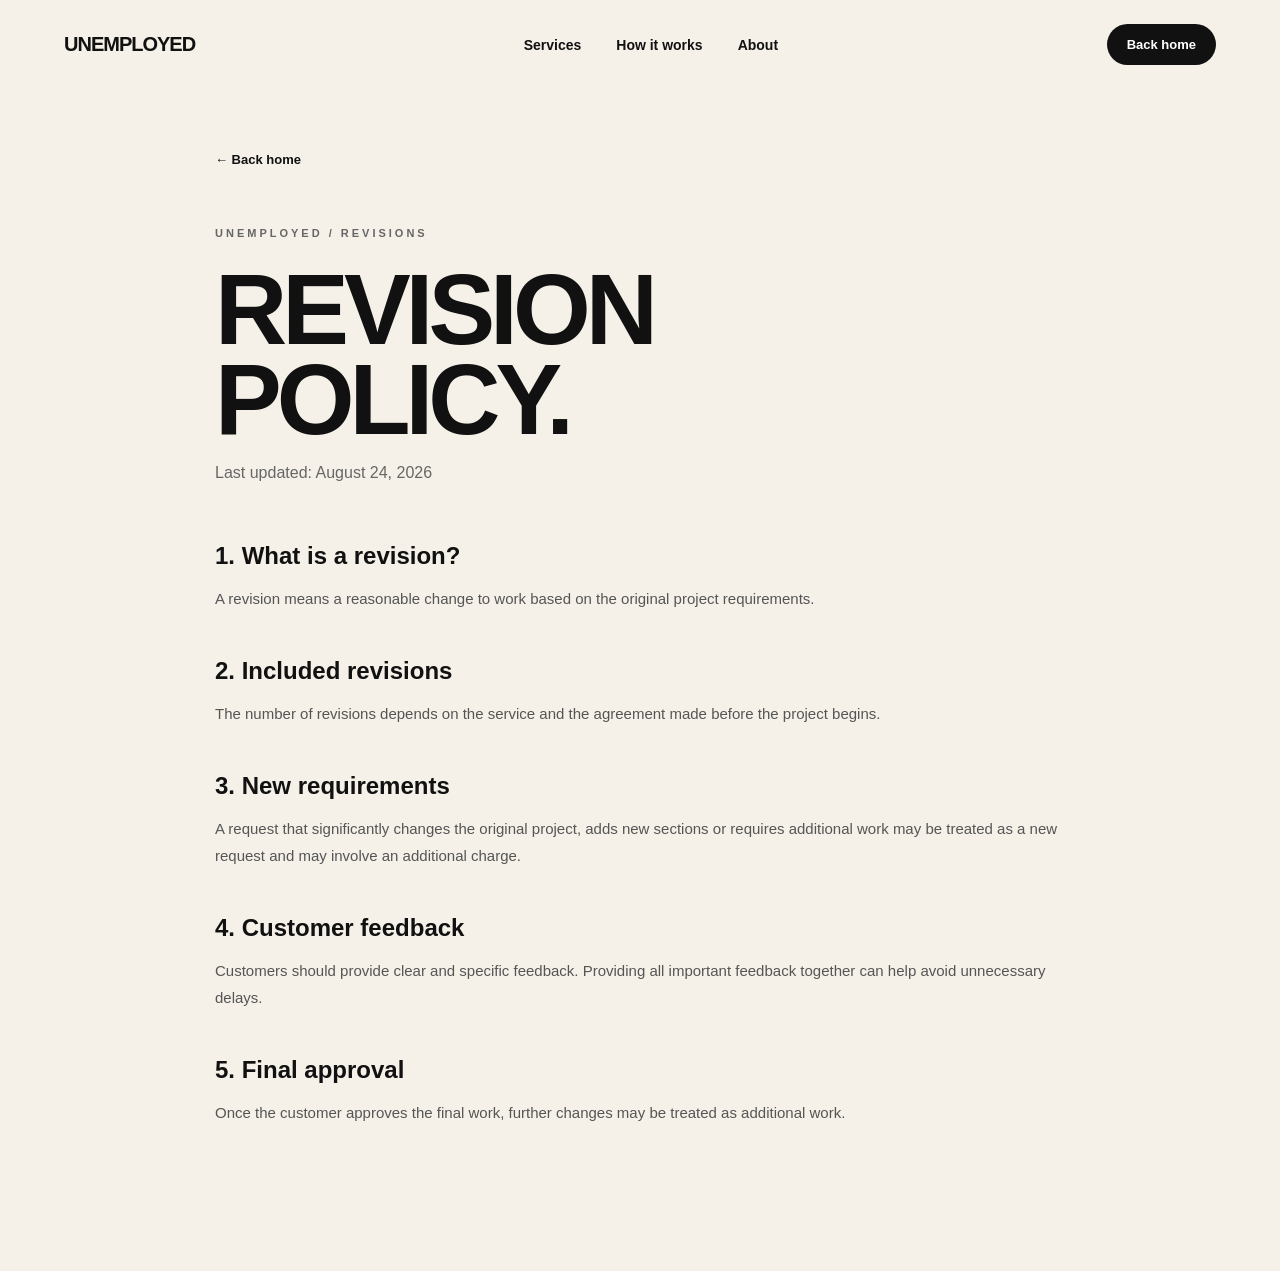
<file: revision.html>
<!DOCTYPE html>
<html lang="en">
<head>
    <meta charset="UTF-8">
    <meta name="viewport" content="width=device-width, initial-scale=1.0">

    <title>Revision Policy — UNEMPLOYED</title>
    <meta name="description" content="Revision Policy for UNEMPLOYED creative services.">

    <link rel="stylesheet" href="style.css">

    <style>
        .legal-page {
            min-height: 100vh;
            padding: 150px 5% 100px;
        }

        .legal-container {
            max-width: 850px;
            margin: auto;
        }

        .legal-header {
            margin-bottom: 60px;
        }

        .legal-header h1 {
            font-size: clamp(50px, 8vw, 100px);
            line-height: .9;
            letter-spacing: -5px;
            margin-top: 15px;
        }

        .legal-header p {
            color: #666;
            margin-top: 20px;
        }

        .legal-section {
            margin-bottom: 45px;
        }

        .legal-section h2 {
            font-size: 24px;
            margin-bottom: 15px;
        }

        .legal-section p,
        .legal-section li {
            color: #555;
            line-height: 1.8;
            font-size: 15px;
        }

        .legal-section ul {
            padding-left: 22px;
        }

        .back-link {
            display: inline-block;
            margin-bottom: 40px;
            font-size: 13px;
            font-weight: 700;
        }
    </style>
</head>

<body>

<header class="navbar">
    <a href="index.html" class="logo">UNEMPLOYED</a>

    <nav>
        <a href="index.html#services">Services</a>
        <a href="index.html#how-it-works">How it works</a>
        <a href="index.html#about">About</a>
    </nav>

    <a href="index.html" class="nav-button">Back home</a>
</header>

<main class="legal-page">

    <div class="legal-container">

        <a href="index.html" class="back-link">← Back home</a>

        <div class="legal-header">
            <p class="eyebrow">UNEMPLOYED / REVISIONS</p>
            <h1>REVISION<br>POLICY.</h1>
            <p>Last updated: August 24, 2026</p>
        </div>

        <section class="legal-section">
            <h2>1. What is a revision?</h2>
            <p>
                A revision means a reasonable change to work based on the
                original project requirements.
            </p>
        </section>

        <section class="legal-section">
            <h2>2. Included revisions</h2>
            <p>
                The number of revisions depends on the service and the
                agreement made before the project begins.
            </p>
        </section>

        <section class="legal-section">
            <h2>3. New requirements</h2>
            <p>
                A request that significantly changes the original project,
                adds new sections or requires additional work may be treated
                as a new request and may involve an additional charge.
            </p>
        </section>

        <section class="legal-section">
            <h2>4. Customer feedback</h2>
            <p>
                Customers should provide clear and specific feedback.
                Providing all important feedback together can help avoid
                unnecessary delays.
            </p>
        </section>

        <section class="legal-section">
            <h2>5. Final approval</h2>
            <p>
                Once the customer approves the final work, further changes
                may be treated as additional work.
            </p>
        </section>

    </div>

</main>

</body>
</html>
</file>
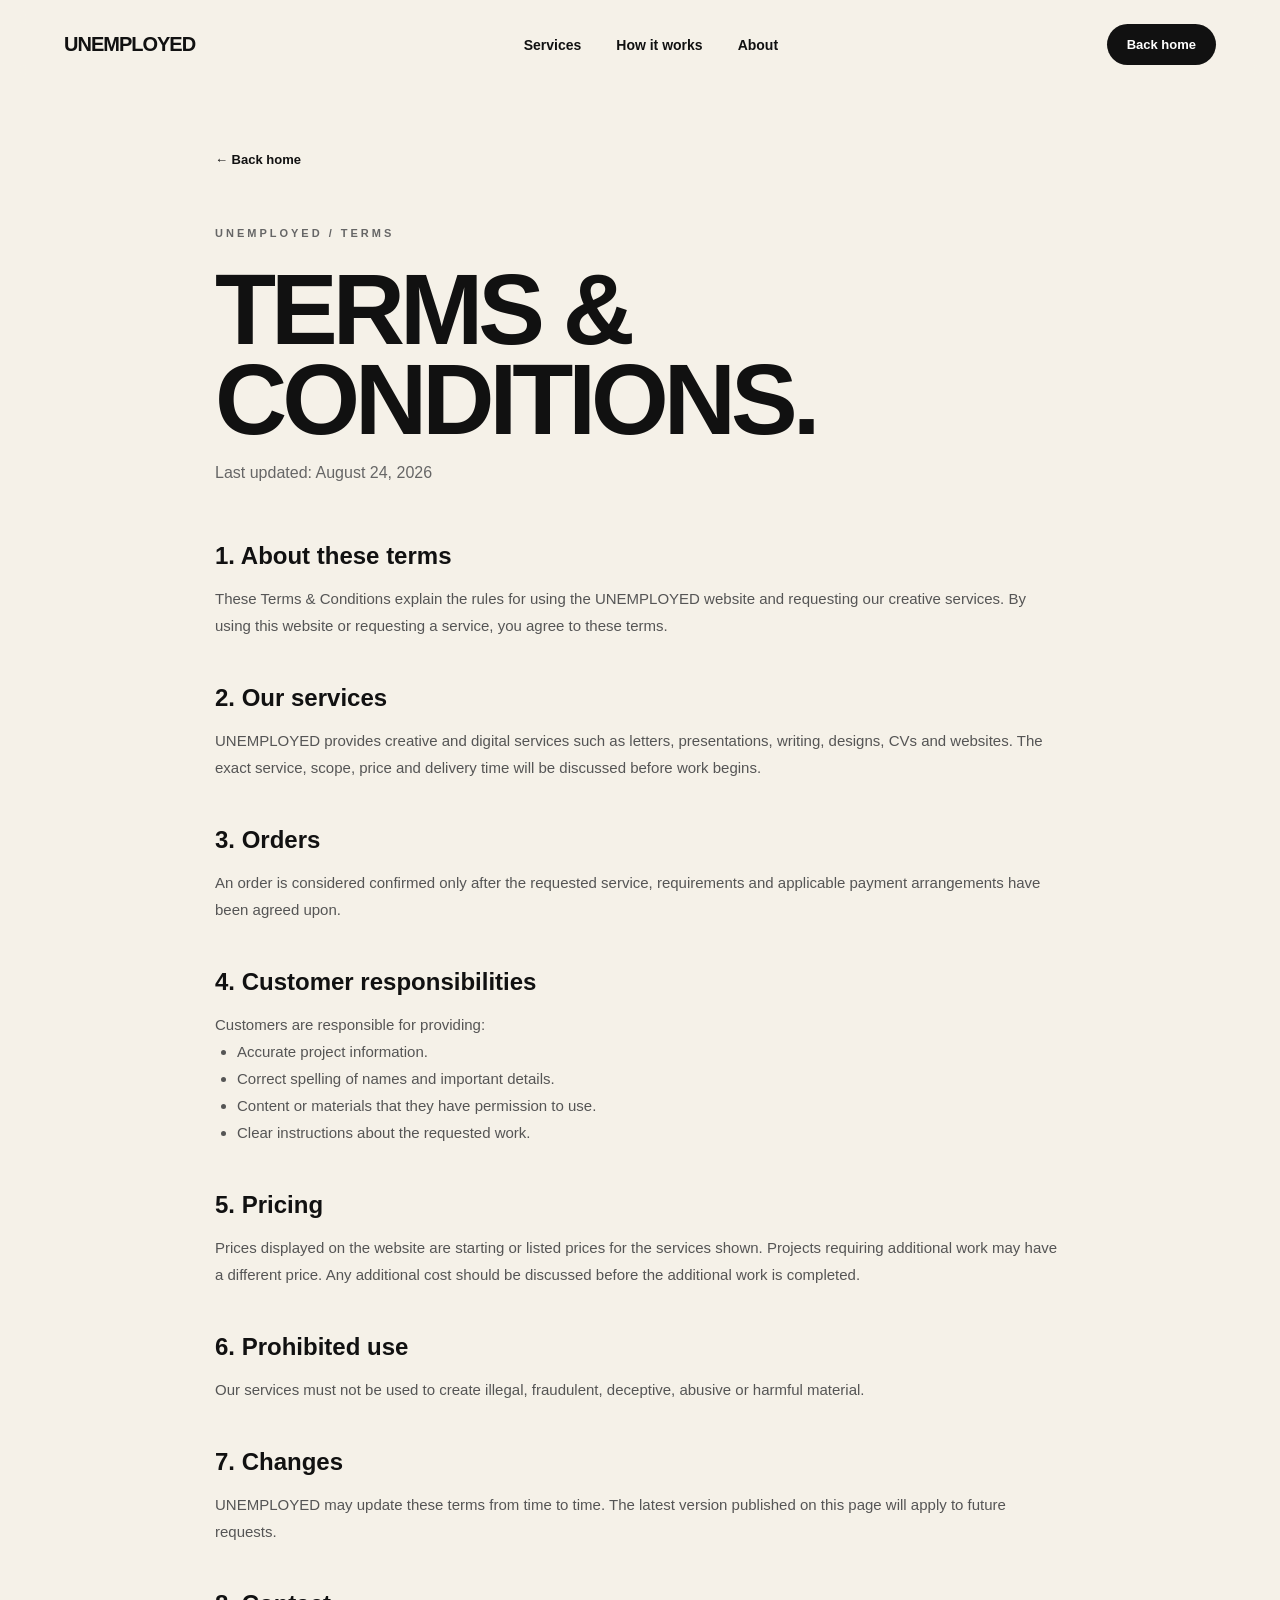
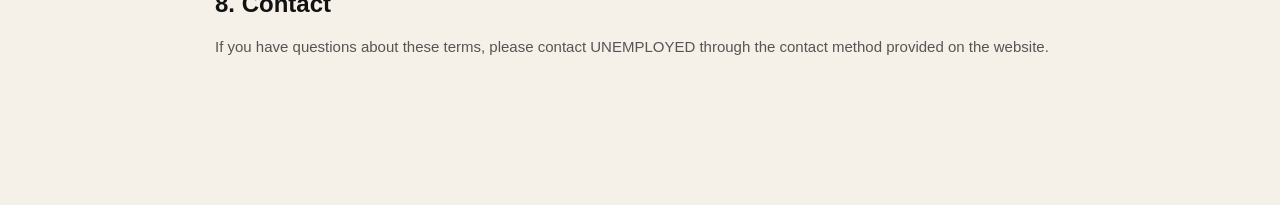
<file: terms.html>
<!DOCTYPE html>
<html lang="en">
<head>
    <meta charset="UTF-8">
    <meta name="viewport" content="width=device-width, initial-scale=1.0">

    <title>Terms & Conditions — UNEMPLOYED</title>
    <meta name="description" content="Terms and conditions for using UNEMPLOYED services.">

    <link rel="stylesheet" href="style.css">

    <style>
        .legal-page {
            min-height: 100vh;
            padding: 150px 5% 100px;
        }

        .legal-container {
            max-width: 850px;
            margin: auto;
        }

        .legal-header {
            margin-bottom: 60px;
        }

        .legal-header h1 {
            font-size: clamp(50px, 8vw, 100px);
            line-height: .9;
            letter-spacing: -5px;
            margin-top: 15px;
        }

        .legal-header p {
            color: #666;
            margin-top: 20px;
        }

        .legal-section {
            margin-bottom: 45px;
        }

        .legal-section h2 {
            font-size: 24px;
            margin-bottom: 15px;
        }

        .legal-section p,
        .legal-section li {
            color: #555;
            line-height: 1.8;
            font-size: 15px;
        }

        .legal-section ul {
            padding-left: 22px;
        }

        .back-link {
            display: inline-block;
            margin-bottom: 40px;
            font-size: 13px;
            font-weight: 700;
        }
    </style>
</head>

<body>

<header class="navbar">
    <a href="index.html" class="logo">UNEMPLOYED</a>

    <nav>
        <a href="index.html#services">Services</a>
        <a href="index.html#how-it-works">How it works</a>
        <a href="index.html#about">About</a>
    </nav>

    <a href="index.html" class="nav-button">Back home</a>
</header>

<main class="legal-page">

    <div class="legal-container">

        <a href="index.html" class="back-link">← Back home</a>

        <div class="legal-header">
            <p class="eyebrow">UNEMPLOYED / TERMS</p>
            <h1>TERMS &<br>CONDITIONS.</h1>
            <p>Last updated: August 24, 2026</p>
        </div>

        <section class="legal-section">
            <h2>1. About these terms</h2>
            <p>
                These Terms & Conditions explain the rules for using the
                UNEMPLOYED website and requesting our creative services.
                By using this website or requesting a service, you agree
                to these terms.
            </p>
        </section>

        <section class="legal-section">
            <h2>2. Our services</h2>
            <p>
                UNEMPLOYED provides creative and digital services such as
                letters, presentations, writing, designs, CVs and websites.
                The exact service, scope, price and delivery time will be
                discussed before work begins.
            </p>
        </section>

        <section class="legal-section">
            <h2>3. Orders</h2>
            <p>
                An order is considered confirmed only after the requested
                service, requirements and applicable payment arrangements
                have been agreed upon.
            </p>
        </section>

        <section class="legal-section">
            <h2>4. Customer responsibilities</h2>
            <p>Customers are responsible for providing:</p>
            <ul>
                <li>Accurate project information.</li>
                <li>Correct spelling of names and important details.</li>
                <li>Content or materials that they have permission to use.</li>
                <li>Clear instructions about the requested work.</li>
            </ul>
        </section>

        <section class="legal-section">
            <h2>5. Pricing</h2>
            <p>
                Prices displayed on the website are starting or listed
                prices for the services shown. Projects requiring additional
                work may have a different price. Any additional cost should
                be discussed before the additional work is completed.
            </p>
        </section>

        <section class="legal-section">
            <h2>6. Prohibited use</h2>
            <p>
                Our services must not be used to create illegal, fraudulent,
                deceptive, abusive or harmful material.
            </p>
        </section>

        <section class="legal-section">
            <h2>7. Changes</h2>
            <p>
                UNEMPLOYED may update these terms from time to time.
                The latest version published on this page will apply
                to future requests.
            </p>
        </section>

        <section class="legal-section">
            <h2>8. Contact</h2>
            <p>
                If you have questions about these terms, please contact
                UNEMPLOYED through the contact method provided on the website.
            </p>
        </section>

    </div>

</main>

</body>
</html>
</file>
<file: style.css>
* {
    margin: 0;
    padding: 0;
    box-sizing: border-box;
}

html {
    scroll-behavior: smooth;
}

body {
    background: #f5f1e8;
    color: #111111;
    font-family: Arial, Helvetica, sans-serif;
    overflow-x: hidden;
}

a {
    color: inherit;
    text-decoration: none;
}


/* =========================
   NAVIGATION
========================= */

.navbar {
    position: fixed;
    top: 0;
    left: 0;

    width: 100%;

    padding: 24px 5%;

    display: flex;
    align-items: center;
    justify-content: space-between;

    z-index: 1000;

    background: rgba(245, 241, 232, 0.85);
    backdrop-filter: blur(12px);
}

.logo {
    font-size: 20px;
    font-weight: 900;
    letter-spacing: -1px;
}

.navbar nav {
    display: flex;
    gap: 35px;
}

.navbar nav a {
    font-size: 14px;
    font-weight: 600;
}

.nav-button {
    background: #111111;
    color: white;

    padding: 13px 20px;

    border-radius: 50px;

    font-size: 13px;
    font-weight: 700;
}


/* =========================
   HERO
========================= */

.hero {
    min-height: 100vh;

    display: flex;
    align-items: center;
    justify-content: center;

    position: relative;

    padding: 120px 5% 80px;

    text-align: center;
}

.hero-content {
    max-width: 850px;
    position: relative;
    z-index: 10;
}

.eyebrow {
    font-size: 11px;
    letter-spacing: 3px;
    font-weight: 800;

    margin-bottom: 25px;
}

.hero h1 {
    font-size: clamp(60px, 10vw, 145px);

    line-height: 0.85;

    letter-spacing: -8px;

    font-weight: 900;
}

.hero h1 span {
    color: transparent;
    -webkit-text-stroke: 2px #111111;
}

.hero-description {
    max-width: 520px;

    margin: 35px auto;

    font-size: 17px;

    line-height: 1.6;

    color: #555;
}

.hero-buttons {
    display: flex;

    justify-content: center;

    gap: 12px;
}

.primary-button {
    background: #111;

    color: white;

    padding: 16px 25px;

    border-radius: 50px;

    font-weight: 700;
}

.secondary-button {
    border: 1px solid #111;

    padding: 16px 25px;

    border-radius: 50px;

    font-weight: 700;
}

.scroll-indicator {
    position: absolute;

    bottom: 30px;

    font-size: 10px;

    letter-spacing: 2px;

    font-weight: 700;
}


/* =========================
   FLOATING OBJECTS
========================= */

.floating-object {
    position: absolute;

    background: white;

    box-shadow:
        0 20px 50px rgba(0,0,0,0.12);

    z-index: 2;
}


/* Paper */

.paper {
    width: 130px;
    height: 170px;

    left: 8%;
    top: 30%;

    transform: rotate(-12deg);

    animation: floatOne 6s ease-in-out infinite;
}

.paper-lines {
    margin: 40px 20px;

    height: 4px;

    background: #111;

    box-shadow:
        0 18px 0 #ddd,
        0 36px 0 #ddd,
        0 54px 0 #ddd;
}


/* Newspaper */

.newspaper {
    width: 190px;
    height: 125px;

    right: 7%;
    top: 23%;

    padding: 18px;

    transform: rotate(10deg);

    animation: floatTwo 7s ease-in-out infinite;
}

.news-title {
    font-family: Georgia, serif;

    font-size: 18px;

    font-weight: bold;

    border-bottom: 2px solid #111;

    padding-bottom: 6px;
}

.news-line {
    height: 5px;

    background: #ddd;

    margin-top: 12px;
}

.news-line.short {
    width: 60%;
}


/* ID */

.id-card {
    width: 170px;
    height: 100px;

    right: 12%;
    bottom: 18%;

    padding: 15px;

    display: flex;

    gap: 12px;

    transform: rotate(-8deg);

    animation: floatThree 6s ease-in-out infinite;
}

.id-photo {
    width: 50px;
    height: 60px;

    background: #ddd;
}

.id-lines {
    flex: 1;
}

.id-lines span {
    display: block;

    height: 5px;

    background: #ddd;

    margin-bottom: 10px;
}


/* Presentation */

.presentation {
    width: 150px;
    height: 105px;

    left: 13%;
    bottom: 18%;

    padding: 15px;

    transform: rotate(8deg);

    animation: floatTwo 8s ease-in-out infinite;
}

.slide-top {
    height: 12px;

    width: 60%;

    background: #111;

    margin-bottom: 15px;
}

.slide-content {
    height: 10px;

    width: 90%;

    background: #ddd;

    margin-bottom: 10px;
}

.slide-content.small {
    width: 60%;
}


/* Letter */

.letter {
    width: 135px;
    height: 95px;

    right: 25%;
    top: 17%;

    padding: 20px;

    transform: rotate(-6deg);

    animation: floatOne 7s ease-in-out infinite;
}

.letter-top {
    height: 25px;

    width: 45%;

    background: #111;

    margin-bottom: 15px;
}

.letter-lines {
    height: 5px;

    background: #ddd;

    box-shadow:
        0 12px 0 #ddd,
        0 24px 0 #ddd;
}


/* Animations */

@keyframes floatOne {

    0%, 100% {
        transform: translateY(0) rotate(-12deg);
    }

    50% {
        transform: translateY(-20px) rotate(-7deg);
    }

}

@keyframes floatTwo {

    0%, 100% {
        transform: translateY(0) rotate(10deg);
    }

    50% {
        transform: translateY(-25px) rotate(5deg);
    }

}

@keyframes floatThree {

    0%, 100% {
        transform: translateY(0) rotate(-8deg);
    }

    50% {
        transform: translateY(-18px) rotate(-3deg);
    }

}


/* =========================
   SERVICES
========================= */

.services-section {
    padding: 150px 5%;
}

.section-heading {
    max-width: 700px;

    margin-bottom: 70px;
}

.section-heading h2,
.process-section h2,
.about-section h2 {
    font-size: clamp(50px, 7vw, 100px);

    line-height: 0.9;

    letter-spacing: -5px;

    font-weight: 900;
}

.services-grid {
    display: grid;

    grid-template-columns: repeat(3, 1fr);

    gap: 15px;
}

.service-card {
    background: white;

    padding: 35px;

    min-height: 330px;

    display: flex;

    flex-direction: column;

    border: 1px solid #e4dfd4;

    transition: transform 0.3s ease;
}

.service-card:hover {
    transform: translateY(-8px);
}

.service-number {
    font-size: 11px;

    font-weight: bold;

    color: #777;
}

.service-icon {
    font-size: 35px;

    margin: 30px 0 15px;
}

.service-card h3 {
    font-size: 25px;

    margin-bottom: 12px;
}

.service-card p {
    color: #666;

    line-height: 1.5;

    font-size: 14px;
}

.price {
    margin-top: auto;

    padding-top: 25px;

    font-size: 13px;
}

.service-card a {
    margin-top: 15px;

    font-weight: 800;

    font-size: 14px;
}


/* =========================
   PROCESS
========================= */

.process-section {
    background: #111;

    color: white;

    padding: 150px 5%;
}

.process-section .eyebrow {
    color: #aaa;
}

.steps {
    margin-top: 100px;

    display: grid;

    grid-template-columns: repeat(4, 1fr);

    gap: 30px;
}

.step {
    border-top: 1px solid #444;

    padding-top: 20px;
}

.step span {
    color: #777;

    font-size: 12px;
}

.step h3 {
    font-size: 25px;

    margin: 35px 0 12px;
}

.step p {
    color: #aaa;

    line-height: 1.5;
}


/* =========================
   ABOUT
========================= */

.about-section {
    padding: 150px 5%;

    display: grid;

    grid-template-columns: 1fr 1fr;

    gap: 100px;

    align-items: center;
}

.about-section > p {
    max-width: 500px;

    font-size: 20px;

    line-height: 1.7;

    color: #555;
}


/* =========================
   FOOTER
========================= */

footer {
    background: white;

    padding: 50px 5%;

    display: flex;

    justify-content: space-between;

    align-items: center;

    border-top: 1px solid #ddd;
}

.footer-logo {
    font-weight: 900;

    font-size: 20px;
}

footer p {
    color: #666;

    font-size: 13px;
}

footer span {
    color: #888;

    font-size: 12px;
}


/* =========================
   MOBILE
========================= */

@media (max-width: 850px) {

    .navbar nav {
        display: none;
    }

    .hero h1 {
        letter-spacing: -4px;
    }

    .floating-object {
        opacity: 0.45;

        transform: scale(0.7);
    }

    .paper {
        left: -30px;
    }

    .newspaper {
        right: -40px;
    }

    .presentation {
        left: -30px;
    }

    .id-card {
        right: -30px;
    }

    .letter {
        right: -20px;
    }

    .services-grid {
        grid-template-columns: 1fr;
    }

    .steps {
        grid-template-columns: 1fr;
    }

    .about-section {
        grid-template-columns: 1fr;

        gap: 50px;
    }

    footer {
        flex-direction: column;

        gap: 20px;

        text-align: center;
    }

}

@media (max-width: 500px) {

    .nav-button {
        padding: 10px 14px;

        font-size: 11px;
    }

    .hero h1 {
        font-size: 55px;
    }

    .hero-buttons {
        flex-direction: column;

        align-items: stretch;
    }

    .section-heading h2,
    .process-section h2,
    .about-section h2 {
        letter-spacing: -3px;
    }

}
/* =========================
   PORTFOLIO
========================= */

.portfolio-section {
    padding: 150px 5%;
    background: #ebe6db;
}

.portfolio-grid {
    display: grid;
    grid-template-columns: repeat(2, 1fr);
    gap: 20px;
}

.portfolio-card {
    background: white;
    border: 1px solid #ded8cc;
    overflow: hidden;
    transition: transform 0.3s ease;
}

.portfolio-card:hover {
    transform: translateY(-8px);
}

.portfolio-preview {
    height: 360px;
    padding: 40px;
    position: relative;
    overflow: hidden;
}

/* Presentation preview */

.presentation-preview {
    background: #f5f1e8;
}

.preview-header {
    width: 35%;
    height: 12px;
    background: #111;
    margin-bottom: 55px;
}

.preview-title {
    font-size: 42px;
    line-height: 0.9;
    font-weight: 900;
    letter-spacing: -2px;
    max-width: 300px;
}

.preview-line {
    width: 75%;
    height: 7px;
    background: #ccc;
    margin-top: 30px;
}

.preview-line.short {
    width: 45%;
    margin-top: 12px;
}

.preview-boxes {
    display: flex;
    gap: 12px;
    position: absolute;
    right: 40px;
    bottom: 40px;
}

.preview-boxes span {
    display: block;
    width: 70px;
    height: 70px;
    background: #111;
}

.preview-boxes span:last-child {
    background: #ccc;
}


/* Letter preview */

.letter-preview {
    background: white;
    padding: 50px;
}

.letter-preview-top {
    font-family: Georgia, serif;
    font-size: 25px;
    font-weight: bold;
    border-bottom: 2px solid #111;
    padding-bottom: 15px;
    margin-bottom: 35px;
}

.letter-preview-line {
    height: 7px;
    background: #ddd;
    margin-bottom: 15px;
}

.letter-preview-line.short {
    width: 60%;
}

.letter-preview-sign {
    position: absolute;
    right: 50px;
    bottom: 45px;
    font-size: 10px;
    letter-spacing: 2px;
    font-weight: bold;
}


/* Design preview */

.design-preview {
    background: #111;
    color: white;
}

.design-circle {
    position: absolute;
    width: 220px;
    height: 220px;
    border-radius: 50%;
    border: 2px solid white;
    right: -50px;
    top: -50px;
}

.design-title {
    position: relative;
    z-index: 2;
    font-size: 58px;
    line-height: 0.85;
    font-weight: 900;
    letter-spacing: -4px;
}

.design-bottom {
    position: absolute;
    bottom: 40px;
    left: 40px;
    font-size: 10px;
    letter-spacing: 3px;
}


/* CV preview */

.cv-preview {
    background: #f5f1e8;
}

.cv-name {
    font-size: 35px;
    font-weight: 900;
    letter-spacing: -2px;
}

.cv-role {
    font-size: 10px;
    letter-spacing: 2px;
    margin-top: 8px;
}

.cv-columns {
    display: flex;
    gap: 15px;
    margin-top: 50px;
}

.cv-columns span {
    width: 35%;
    height: 90px;
    background: #111;
}

.cv-columns span:last-child {
    width: 55%;
    background: #ddd;
}

.cv-lines {
    width: 75%;
    height: 7px;
    background: #ccc;
    margin-top: 30px;

    box-shadow:
        0 15px 0 #ddd,
        0 30px 0 #ddd;
}


/* Portfolio information */

.portfolio-info {
    padding: 25px 30px;
    display: flex;
    justify-content: space-between;
    align-items: flex-start;
    gap: 20px;
    border-top: 1px solid #e4dfd4;
}

.portfolio-category {
    display: block;
    font-size: 10px;
    letter-spacing: 2px;
    font-weight: 800;
    color: #777;
    margin-bottom: 10px;
}

.portfolio-info h3 {
    font-size: 22px;
}

.portfolio-number {
    font-size: 11px;
    font-weight: 800;
    color: #888;
}

.portfolio-note {
    max-width: 650px;
    margin-top: 35px;
    color: #666;
    font-size: 13px;
    line-height: 1.6;
}


/* =========================
   FAQ
========================= */

.faq-section {
    padding: 150px 5%;
}

.faq-list {
    max-width: 900px;
    margin-left: auto;
}

.faq-item {
    border-top: 1px solid #ccc;
}

.faq-item:last-child {
    border-bottom: 1px solid #ccc;
}

.faq-item summary {
    list-style: none;
    cursor: pointer;
    padding: 30px 5px;
    display: flex;
    justify-content: space-between;
    align-items: center;
    gap: 30px;
    font-size: 20px;
    font-weight: 800;
}

.faq-item summary::-webkit-details-marker {
    display: none;
}

.faq-item summary span {
    font-size: 25px;
    font-weight: 400;
    transition: transform 0.2s ease;
}

.faq-item[open] summary span {
    transform: rotate(45deg);
}

.faq-item p {
    max-width: 750px;
    padding: 0 50px 30px 5px;
    color: #666;
    line-height: 1.7;
    font-size: 15px;
}


/* =========================
   FOOTER UPDATE
========================= */

footer {
    display: block;
}

.footer-main {
    display: flex;
    justify-content: space-between;
    gap: 80px;
}

.footer-brand p {
    margin-top: 10px;
}

.footer-links {
    display: flex;
    gap: 100px;
}

.footer-links > div {
    display: flex;
    flex-direction: column;
    gap: 12px;
}

.footer-links strong {
    font-size: 12px;
    text-transform: uppercase;
    letter-spacing: 1px;
    margin-bottom: 8px;
}

.footer-links a {
    color: #666;
    font-size: 13px;
    transition: color 0.2s ease;
}

.footer-links a:hover {
    color: #111;
}

.footer-bottom {
    margin-top: 50px;
    padding-top: 25px;
    border-top: 1px solid #ddd;

    display: flex;
    justify-content: space-between;
    gap: 20px;
}

.footer-bottom span {
    color: #888;
    font-size: 12px;
}

.footer-bottom div {
    display: flex;
    gap: 25px;
}

.footer-bottom a {
    color: #666;
    font-size: 12px;
}


/* =========================
   MOBILE — NEW SECTIONS
========================= */

@media (max-width: 850px) {

    .portfolio-grid {
        grid-template-columns: 1fr;
    }

    .portfolio-preview {
        height: 320px;
    }

    .footer-main {
        flex-direction: column;
        gap: 50px;
    }

    .footer-links {
        gap: 50px;
    }

    .footer-bottom {
        flex-direction: column;
    }

}


@media (max-width: 500px) {

    .portfolio-section,
    .faq-section {
        padding: 100px 5%;
    }

    .portfolio-preview {
        height: 280px;
        padding: 30px;
    }

    .preview-title {
        font-size: 34px;
    }

    .design-title {
        font-size: 45px;
    }

    .portfolio-info {
        padding: 20px;
    }

    .portfolio-info h3 {
        font-size: 18px;
    }

    .faq-item summary {
        font-size: 17px;
        padding: 25px 0;
    }

    .faq-item p {
        padding-right: 10px;
        font-size: 14px;
    }

    .footer-links {
        flex-direction: column;
        gap: 35px;
    }

    .footer-bottom div {
        flex-direction: column;
        gap: 10px;
    }

}
</file>
